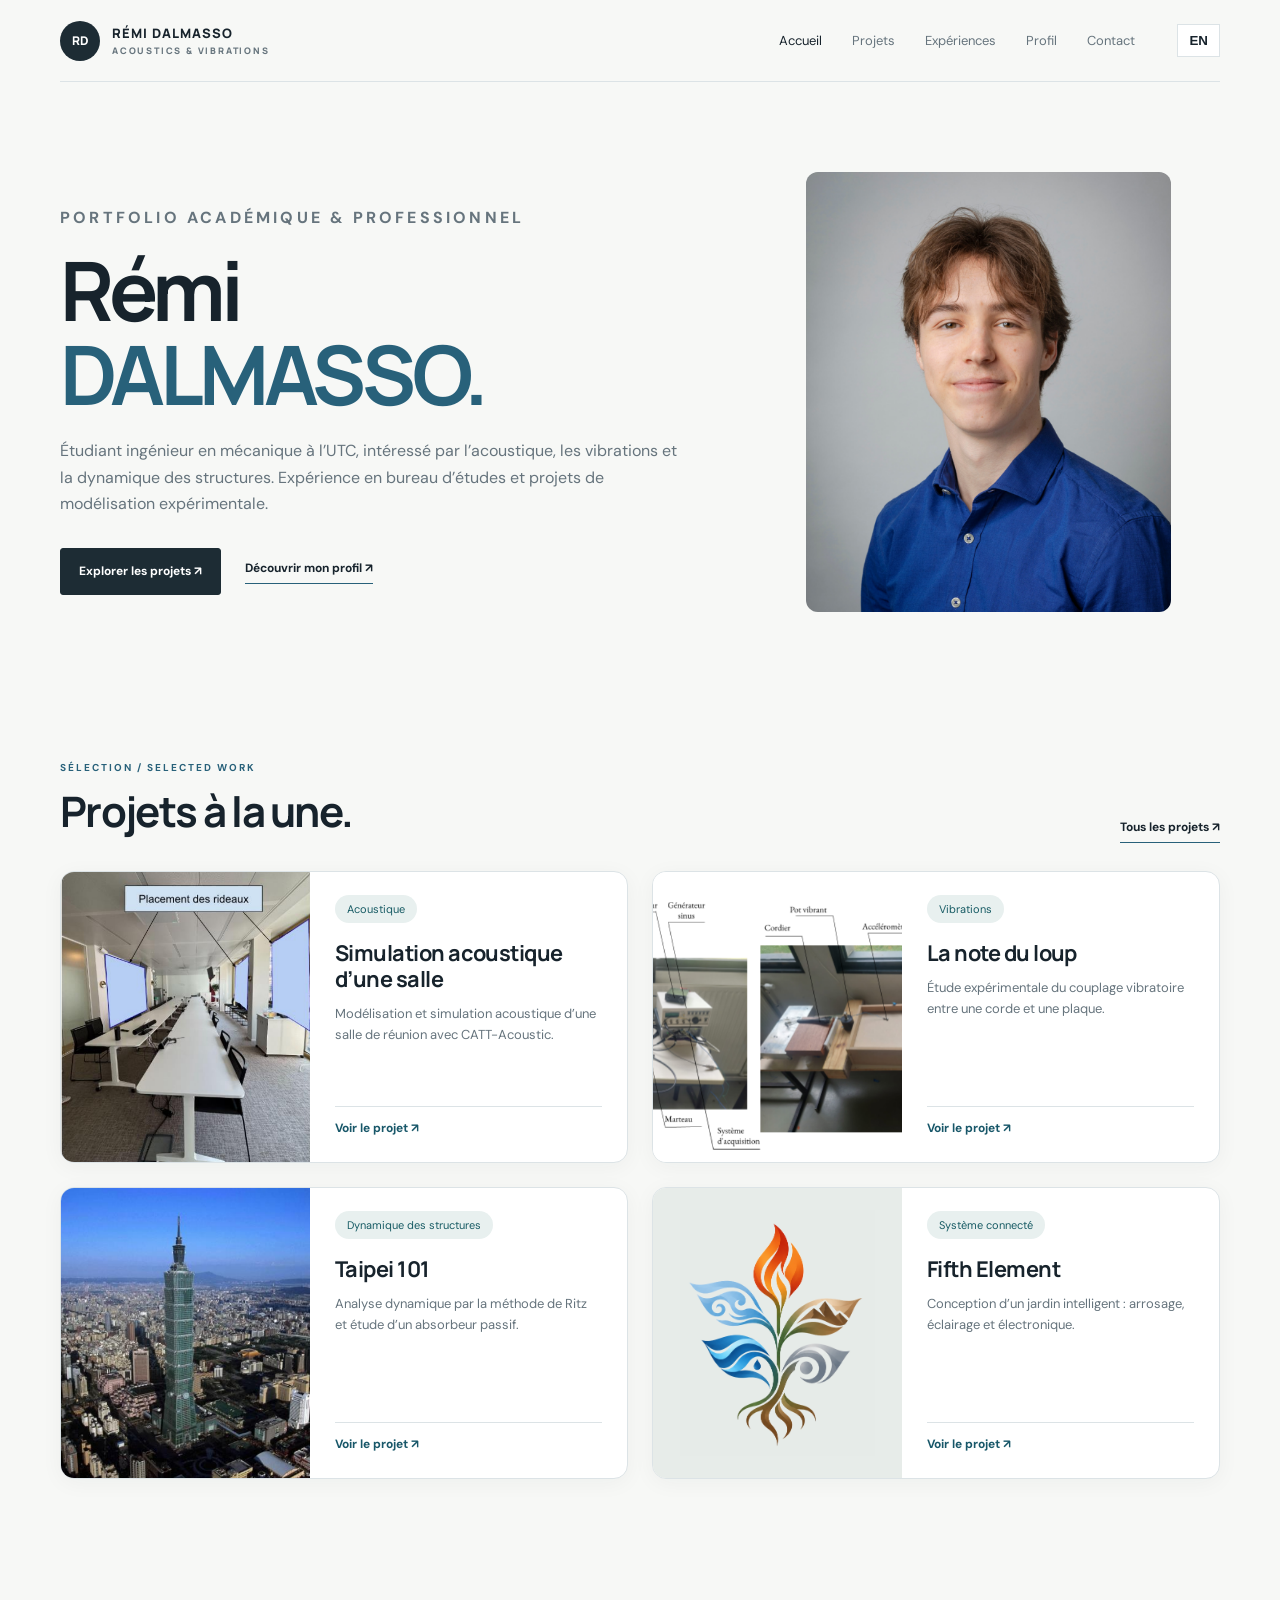
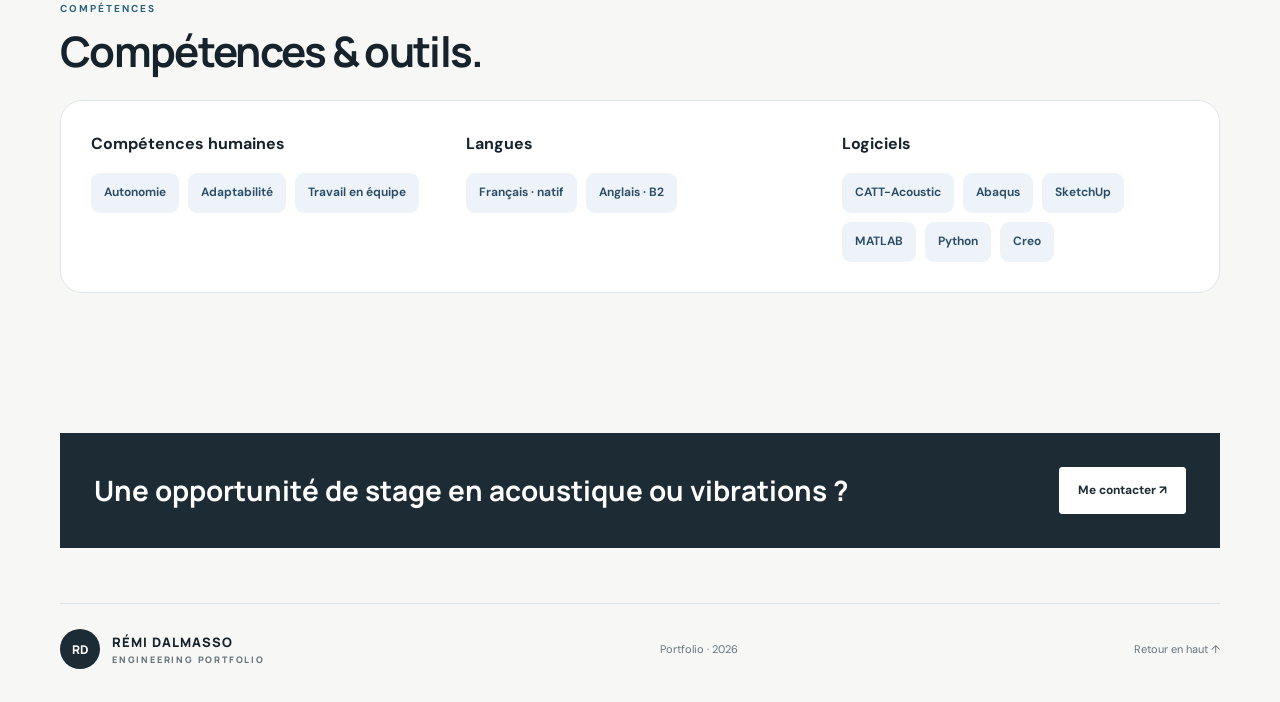
<file: index.html>
<!DOCTYPE html>

<html lang="fr"><head><meta charset="utf-8"/><meta content="width=device-width,initial-scale=1" name="viewport"/><meta content="Portfolio de Rémi Dalmasso, acoustique, vibrations et mécanique — UTC" name="description"/><title>Rémi Dalmasso — Portfolio</title><link href="css/style.css" rel="stylesheet"/><script defer="" src="js/main.js"></script></head><body><a class="skip-link" href="#contenu">Aller au contenu</a><header class="site-header"><a class="brand" href="index.html"><span class="brand-mark">RD</span><span class="brand-text">RÉMI DALMASSO<span>ACOUSTICS &amp; VIBRATIONS</span></span></a><button aria-expanded="false" aria-label="Menu" class="menu-toggle">☰</button><nav aria-label="Navigation principale" class="navigation"><a class="active" data-i18n="home" href="index.html">Accueil</a><a class="" data-i18n="projects" href="projets.html">Projets</a><a class="" data-i18n="experience" href="experiences.html">Expériences</a><a class="" data-i18n="profile" href="profil.html">Profil</a><a class="" data-i18n="contact" href="contact.html">Contact</a><button class="lang-switch" type="button">EN</button></nav></header><main id="contenu"><section class="hero section-shell"><div><p class="eyebrow">PORTFOLIO ACADÉMIQUE &amp; PROFESSIONNEL</p><h1>Rémi<br/><span class="accent">DALMASSO.</span></h1><p><span data-en="Mechanical engineering student at UTC, focused on acoustics, vibrations and structural dynamics. Experience in acoustic engineering and experimental modelling." data-fr="Étudiant ingénieur en mécanique à l’UTC, intéressé par l’acoustique, les vibrations et la dynamique des structures. Expérience en bureau d’études et projets de modélisation expérimentale.">Étudiant ingénieur en mécanique à l’UTC, intéressé par l’acoustique, les vibrations et la dynamique des structures. Expérience en bureau d’études et projets de modélisation expérimentale.</span></p><div class="hero-actions"><a class="button button-dark" data-i18n="explore" href="projets.html">Explorer les projets ↗</a><a class="text-link" href="profil.html"><span data-en="About me ↗" data-fr="Découvrir mon profil ↗">Découvrir mon profil ↗</span></a></div></div><div class="hero-image hero-portrait"><img alt="Portrait de Rémi Dalmasso" src="assets/images/portrait-remi.png"/></div></section><section class="section section-shell"><div class="section-head"><div><p class="eyebrow">SÉLECTION / SELECTED WORK</p><h2><span data-en="Featured projects." data-fr="Projets à la une.">Projets à la une.</span></h2></div><a class="text-link" data-i18n="all" href="projets.html">Tous les projets ↗</a></div><div class="project-grid featured-grid"><a class="project-card featured-card" data-category="acoustics simulation" href="projets/salle.html"><img alt="Simulation acoustique d’une salle" loading="lazy" src="assets/images/salle-4.png"/><div class="project-card-info"><div class="featured-copy"><span class="featured-label" data-en="Acoustics" data-fr="Acoustique">Acoustique</span><h3 data-en="Room acoustic simulation" data-fr="Simulation acoustique d’une salle">Simulation acoustique d’une salle</h3><p data-en="Acoustic modelling and simulation of a meeting room using CATT-Acoustic." data-fr="Modélisation et simulation acoustique d’une salle de réunion avec CATT-Acoustic.">Modélisation et simulation acoustique d’une salle de réunion avec CATT-Acoustic.</p><span class="featured-more" data-en="View project ↗" data-fr="Voir le projet ↗">Voir le projet ↗</span></div></div></a><a class="project-card featured-card" data-category="vibrations simulation" href="projets/loup.html"><img alt="Photographie d’un violoncelle — Metropolitan Museum of Art (CC0)" loading="lazy" onerror="this.onerror=null;this.src='assets/images/loup-custom-2.png';" referrerpolicy="no-referrer" src="https://commons.wikimedia.org/wiki/Special:FilePath/Violoncello_MET_DT7705.jpg?width=960"/><div class="project-card-info"><div class="featured-copy"><span class="featured-label" data-en="Vibrations" data-fr="Vibrations">Vibrations</span><h3 data-en="Wolf-tone research" data-fr="La note du loup">La note du loup</h3><p data-en="Experimental investigation of vibrational coupling between a string and a plate." data-fr="Étude expérimentale du couplage vibratoire entre une corde et une plaque.">Étude expérimentale du couplage vibratoire entre une corde et une plaque.</p><span class="featured-more" data-en="View project ↗" data-fr="Voir le projet ↗">Voir le projet ↗</span></div></div></a><a class="project-card featured-card" data-category="vibrations simulation" href="projets/mq19.html"><img alt="Taipei 101" loading="lazy" src="assets/images/mq19-custom-1.png"/><div class="project-card-info"><div class="featured-copy"><span class="featured-label" data-en="Structural dynamics" data-fr="Dynamique des structures">Dynamique des structures</span><h3 data-en="Taipei 101" data-fr="Taipei 101">Taipei 101</h3><p data-en="Dynamic analysis using the Ritz method and study of a passive vibration absorber." data-fr="Analyse dynamique par la méthode de Ritz et étude d’un absorbeur passif.">Analyse dynamique par la méthode de Ritz et étude d’un absorbeur passif.</p><span class="featured-more" data-en="View project ↗" data-fr="Voir le projet ↗">Voir le projet ↗</span></div></div></a><a class="project-card featured-card" data-category="innovation" href="projets/jardin.html"><img alt="Fifth Element" loading="lazy" src="assets/images/fifth-logo-original.png"/><div class="project-card-info"><div class="featured-copy"><span class="featured-label" data-en="Connected system" data-fr="Système connecté">Système connecté</span><h3 data-en="Fifth Element" data-fr="Fifth Element">Fifth Element</h3><p data-en="Smart indoor garden design: watering, lighting and electronics." data-fr="Conception d’un jardin intelligent : arrosage, éclairage et électronique.">Conception d’un jardin intelligent : arrosage, éclairage et électronique.</p><span class="featured-more" data-en="View project ↗" data-fr="Voir le projet ↗">Voir le projet ↗</span></div></div></a></div></section><section class="section section-shell portfolio-skills"><p class="eyebrow" data-en="SKILLS" data-fr="COMPÉTENCES">COMPÉTENCES</p><h2 data-en="Skills &amp; tools." data-fr="Compétences &amp; outils.">Compétences &amp; outils.</h2><div class="skills-three-col"><div class="skills-column"><h3 data-en="Soft skills" data-fr="Compétences humaines">Compétences humaines</h3><div class="skills-chip-list"><span class="skills-chip" data-en="Autonomy" data-fr="Autonomie">Autonomie</span><span class="skills-chip" data-en="Adaptability" data-fr="Adaptabilité">Adaptabilité</span><span class="skills-chip" data-en="Teamwork" data-fr="Travail en équipe">Travail en équipe</span></div></div><div class="skills-column"><h3 data-en="Languages" data-fr="Langues">Langues</h3><div class="skills-chip-list"><span class="skills-chip" data-en="French · native" data-fr="Français · natif">Français · natif</span><span class="skills-chip" data-en="English · B2" data-fr="Anglais · B2">Anglais · B2</span></div></div><div class="skills-column"><h3 data-en="Software" data-fr="Logiciels">Logiciels</h3><div class="skills-chip-list"><span class="skills-chip" data-en="CATT-Acoustic" data-fr="CATT-Acoustic">CATT-Acoustic</span><span class="skills-chip" data-en="Abaqus" data-fr="Abaqus">Abaqus</span><span class="skills-chip" data-en="SketchUp" data-fr="SketchUp">SketchUp</span><span class="skills-chip" data-en="MATLAB" data-fr="MATLAB">MATLAB</span><span class="skills-chip" data-en="Python" data-fr="Python">Python</span><span class="skills-chip" data-en="Creo" data-fr="Creo">Creo</span></div></div></div></section><section class="cta section-shell"><h2><span data-en="An internship opportunity in acoustics or vibrations?" data-fr="Une opportunité de stage en acoustique ou vibrations ?">Une opportunité de stage en acoustique ou vibrations ?</span></h2><a class="button button-light" data-i18n="contactme" href="contact.html">Me contacter ↗</a></section></main><footer class="site-footer section-shell"><a class="brand" href="index.html"><span class="brand-mark">RD</span><span class="brand-text">RÉMI DALMASSO<span>ENGINEERING PORTFOLIO</span></span></a><p>Portfolio · <span id="year">2026</span></p><a class="back-top" data-i18n="top" href="#contenu">Retour en haut ↑</a></footer></body></html>
</file>
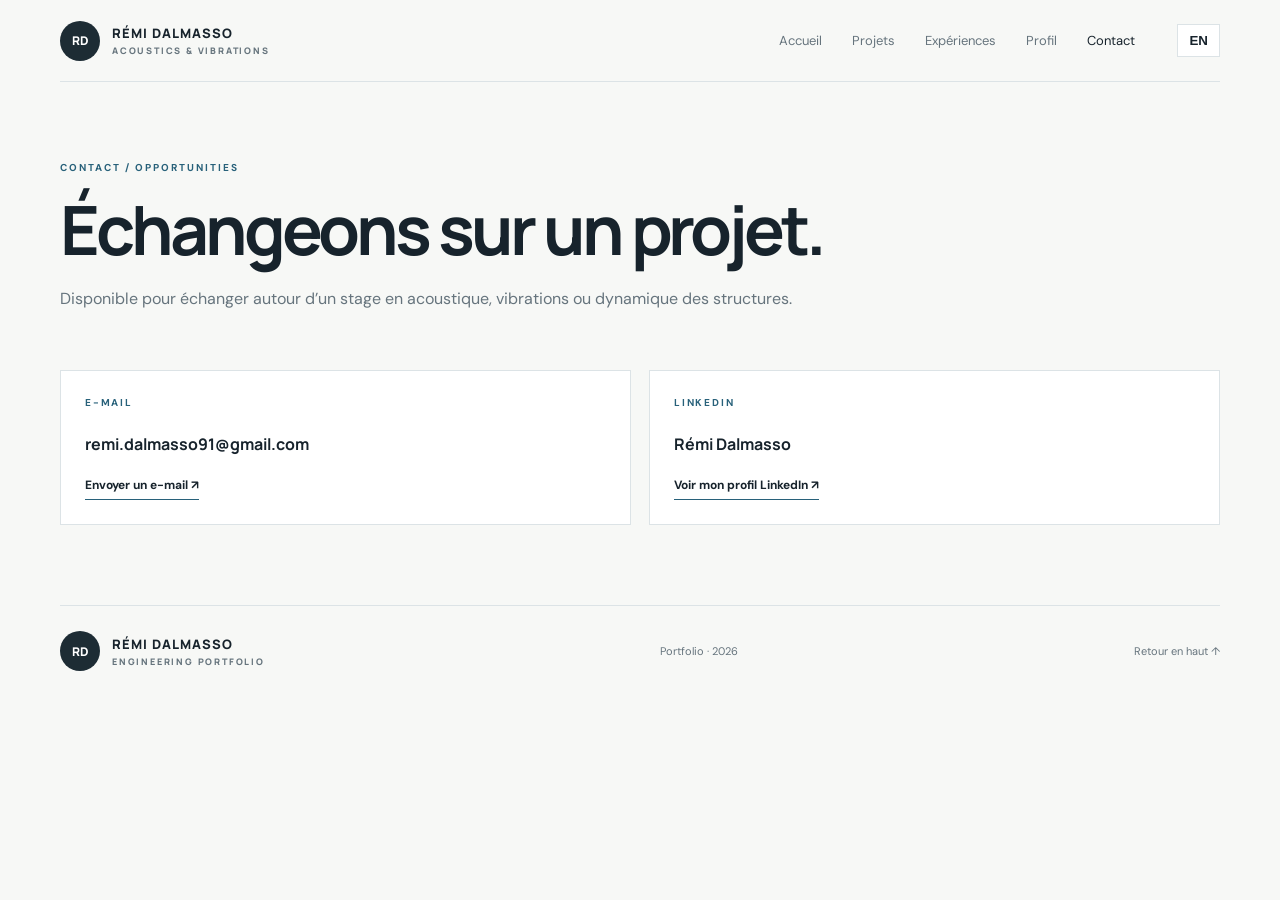
<file: contact.html>
<!DOCTYPE html>
<html lang="fr"><head><meta charset="utf-8"/><meta content="width=device-width,initial-scale=1" name="viewport"/><meta content="Portfolio de Rémi Dalmasso, acoustique, vibrations et mécanique — UTC" name="description"/><title>Rémi Dalmasso — Portfolio</title><link href="css/style.css" rel="stylesheet"/><script defer="" src="js/main.js"></script></head><body><a class="skip-link" href="#contenu">Aller au contenu</a><header class="site-header"><a class="brand" href="index.html"><span class="brand-mark">RD</span><span class="brand-text">RÉMI DALMASSO<span>ACOUSTICS &amp; VIBRATIONS</span></span></a><button aria-expanded="false" aria-label="Menu" class="menu-toggle">☰</button><nav aria-label="Navigation principale" class="navigation"><a class="" data-i18n="home" href="index.html">Accueil</a><a class="" data-i18n="projects" href="projets.html">Projets</a><a class="" data-i18n="experience" href="experiences.html">Expériences</a><a class="" data-i18n="profile" href="profil.html">Profil</a><a class="active" data-i18n="contact" href="contact.html">Contact</a><button class="lang-switch" type="button">EN</button></nav></header><main id="contenu"><section class="page-hero section-shell"><p class="eyebrow">CONTACT / OPPORTUNITIES</p><h1><span data-en="Let’s discuss a project." data-fr="Échangeons sur un projet.">Échangeons sur un projet.</span></h1><p><span data-en="Open to internship opportunities in acoustics, vibrations and structural dynamics." data-fr="Disponible pour échanger autour d’un stage en acoustique, vibrations ou dynamique des structures.">Disponible pour échanger autour d’un stage en acoustique, vibrations ou dynamique des structures.</span></p></section><section class="section-shell contact-cards-wrap"><div class="contact-cards"><div class="contact-card"><span class="contact-card-label">E-MAIL</span><strong><a href="mailto:remi.dalmasso91@gmail.com">remi.dalmasso91@gmail.com</a></strong><span class="contact-card-action"><a data-en="Send an email ↗" data-fr="Envoyer un e-mail ↗" href="mailto:remi.dalmasso91@gmail.com">Envoyer un e-mail ↗</a></span></div><div class="contact-card"><span class="contact-card-label">LINKEDIN</span><strong><a href="https://www.linkedin.com/in/r%C3%A9mi-dalmasso-13b549258/" rel="noopener noreferrer" target="_blank">Rémi Dalmasso</a></strong><span class="contact-card-action"><a data-en="View my LinkedIn profile ↗" data-fr="Voir mon profil LinkedIn ↗" href="https://www.linkedin.com/in/r%C3%A9mi-dalmasso-13b549258/" rel="noopener noreferrer" target="_blank">Voir mon profil LinkedIn ↗</a></span></div></div></section></main><footer class="site-footer section-shell"><a class="brand" href="index.html"><span class="brand-mark">RD</span><span class="brand-text">RÉMI DALMASSO<span>ENGINEERING PORTFOLIO</span></span></a><p>Portfolio · <span id="year">2026</span></p><a class="back-top" data-i18n="top" href="#contenu">Retour en haut ↑</a></footer></body></html>
</file>
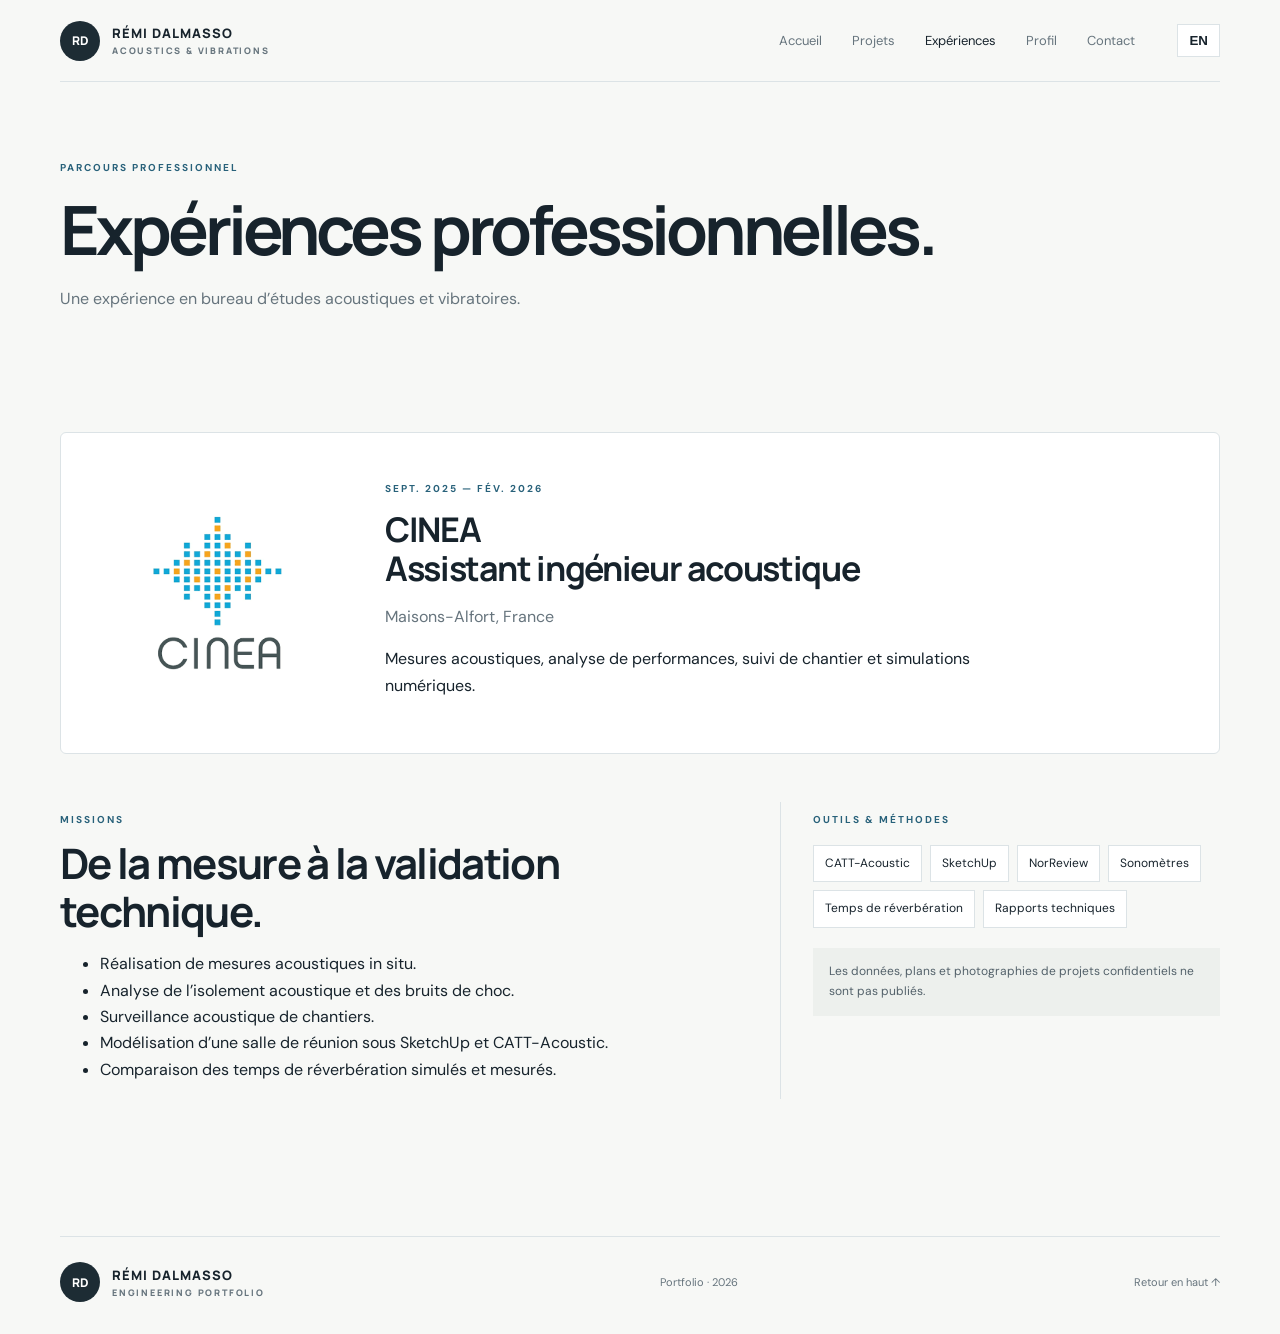
<file: experiences.html>
<!DOCTYPE html>

<html lang="fr"><head><meta charset="utf-8"/><meta content="width=device-width,initial-scale=1" name="viewport"/><meta content="Portfolio de Rémi Dalmasso, acoustique, vibrations et mécanique — UTC" name="description"/><title>Rémi Dalmasso — Portfolio</title><link href="css/style.css" rel="stylesheet"/><script defer="" src="js/main.js"></script></head><body><a class="skip-link" href="#contenu">Aller au contenu</a><header class="site-header"><a class="brand" href="index.html"><span class="brand-mark">RD</span><span class="brand-text">RÉMI DALMASSO<span>ACOUSTICS &amp; VIBRATIONS</span></span></a><button aria-expanded="false" aria-label="Menu" class="menu-toggle">☰</button><nav aria-label="Navigation principale" class="navigation"><a class="" data-i18n="home" href="index.html">Accueil</a><a class="" data-i18n="projects" href="projets.html">Projets</a><a class="active" data-i18n="experience" href="experiences.html">Expériences</a><a class="" data-i18n="profile" href="profil.html">Profil</a><a class="" data-i18n="contact" href="contact.html">Contact</a><button class="lang-switch" type="button">EN</button></nav></header><main id="contenu"><section class="page-hero section-shell"><p class="eyebrow" data-en="PROFESSIONAL EXPERIENCE" data-fr="PARCOURS PROFESSIONNEL">PARCOURS PROFESSIONNEL</p><h1><span data-en="Professional experience." data-fr="Expériences professionnelles.">Expériences professionnelles.</span></h1><p><span data-en="Experience in an acoustics and vibration engineering consultancy." data-fr="Une expérience en bureau d’études acoustiques et vibratoires.">Une expérience en bureau d’études acoustiques et vibratoires.</span></p></section><section class="section section-shell"><div class="experience-banner experience-refined"><img alt="Logo CINEA" class="cinea-logo" src="assets/images/logo-cinea.png"/><div><p class="eyebrow" data-en="SEP 2025 — FEB 2026" data-fr="SEPT. 2025 — FÉV. 2026">SEPT. 2025 — FÉV. 2026</p><h2>CINEA<br/><span data-en="Acoustic engineering intern" data-fr="Assistant ingénieur acoustique">Assistant ingénieur acoustique</span></h2><p class="muted">Maisons-Alfort, France</p><p><span data-en="Acoustic measurements, performance assessment, site monitoring and numerical simulations." data-fr="Mesures acoustiques, analyse de performances, suivi de chantier et simulations numériques.">Mesures acoustiques, analyse de performances, suivi de chantier et simulations numériques.</span></p></div></div><div class="profile-layout experience-details"><div><p class="eyebrow" data-en="RESPONSIBILITIES" data-fr="MISSIONS">MISSIONS</p><h2><span data-en="From measurements to technical validation." data-fr="De la mesure à la validation technique.">De la mesure à la validation technique.</span></h2><ul><li><span data-en="Performed on-site acoustic measurements." data-fr="Réalisation de mesures acoustiques in situ.">Réalisation de mesures acoustiques in situ.</span></li><li><span data-en="Analysed sound insulation and impact noise." data-fr="Analyse de l’isolement acoustique et des bruits de choc.">Analyse de l’isolement acoustique et des bruits de choc.</span></li><li><span data-en="Monitored construction noise." data-fr="Surveillance acoustique de chantiers.">Surveillance acoustique de chantiers.</span></li><li><span data-en="Modelled a meeting room using SketchUp and CATT-Acoustic." data-fr="Modélisation d’une salle de réunion sous SketchUp et CATT-Acoustic.">Modélisation d’une salle de réunion sous SketchUp et CATT-Acoustic.</span></li><li><span data-en="Compared measured and simulated reverberation times." data-fr="Comparaison des temps de réverbération simulés et mesurés.">Comparaison des temps de réverbération simulés et mesurés.</span></li></ul></div><aside><p class="eyebrow" data-en="TOOLS &amp; METHODS" data-fr="OUTILS &amp; MÉTHODES">OUTILS &amp; MÉTHODES</p><div class="skill-row"><span class="skill">CATT-Acoustic</span><span class="skill">SketchUp</span><span class="skill">NorReview</span><span class="skill" data-en="Sound level meters" data-fr="Sonomètres">Sonomètres</span><span class="skill" data-en="Reverberation time" data-fr="Temps de réverbération">Temps de réverbération</span><span class="skill" data-en="Technical reporting" data-fr="Rapports techniques">Rapports techniques</span></div><div class="notice"><span data-en="Confidential project data, drawings and photographs are not published." data-fr="Les données, plans et photographies de projets confidentiels ne sont pas publiés.">Les données, plans et photographies de projets confidentiels ne sont pas publiés.</span></div></aside></div></section></main><footer class="site-footer section-shell"><a class="brand" href="index.html"><span class="brand-mark">RD</span><span class="brand-text">RÉMI DALMASSO<span>ENGINEERING PORTFOLIO</span></span></a><p>Portfolio · <span id="year">2026</span></p><a class="back-top" data-i18n="top" href="#contenu">Retour en haut ↑</a></footer></body></html>
</file>
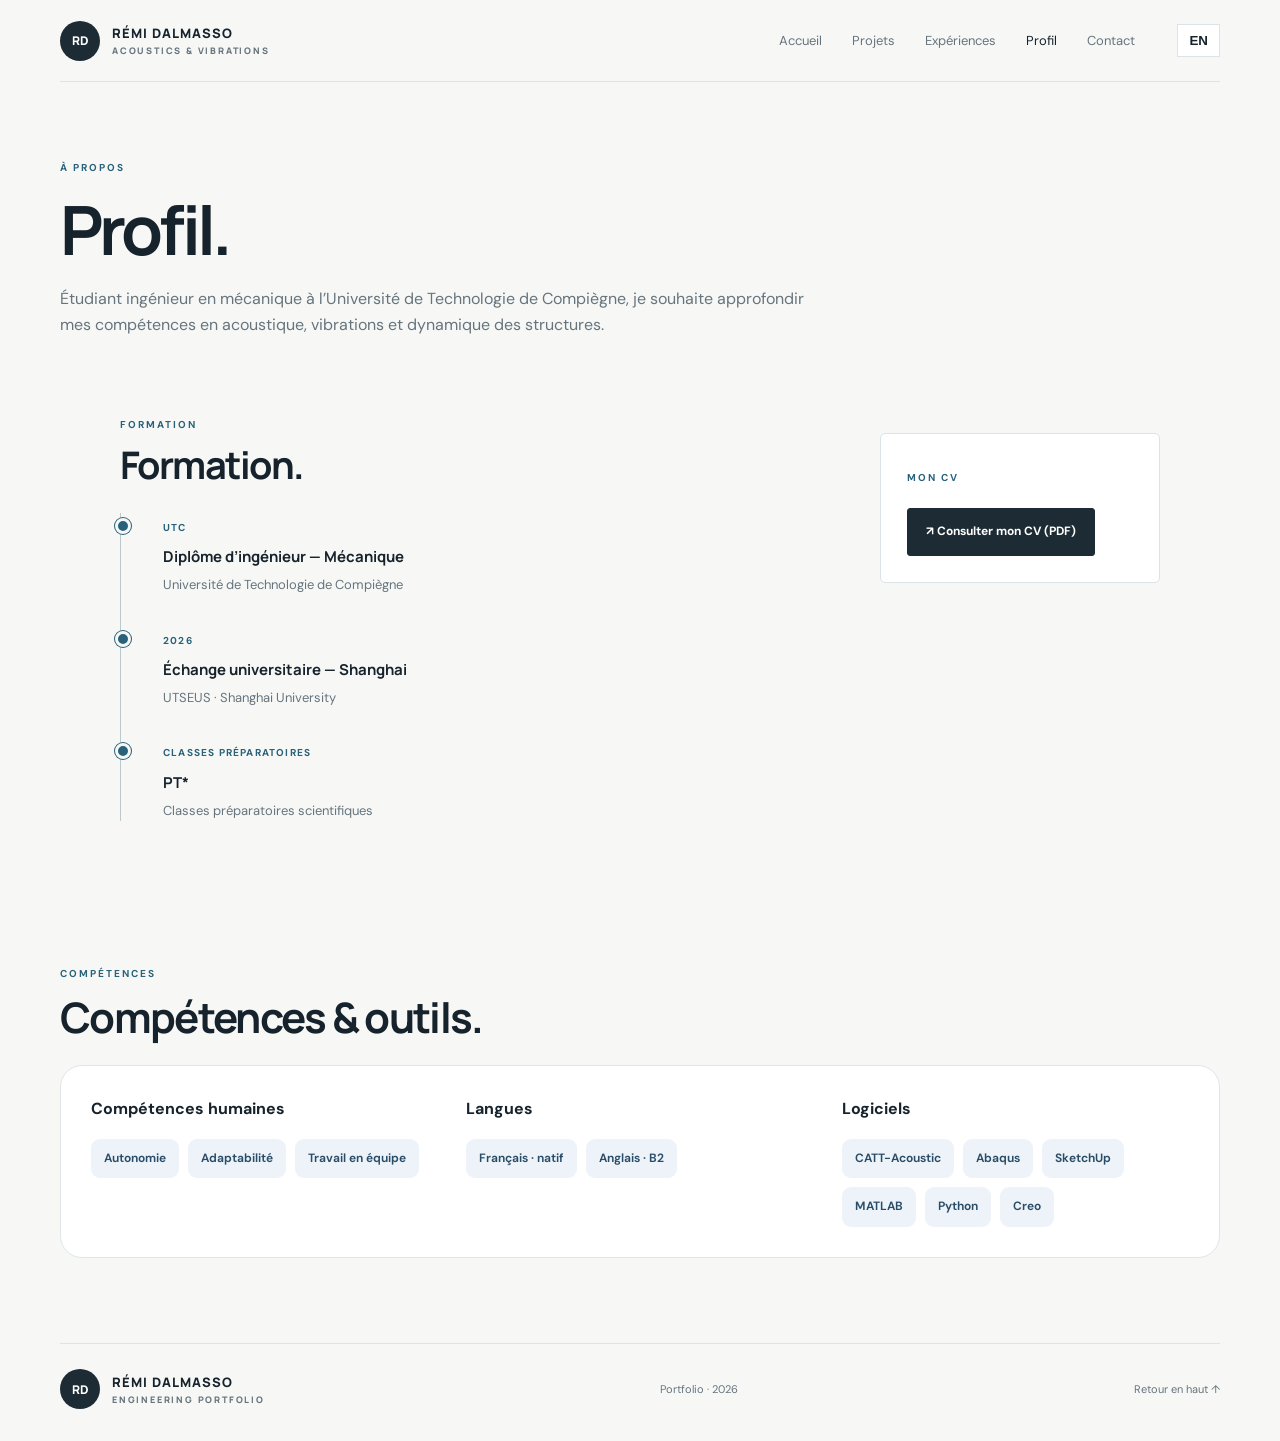
<file: profil.html>
<!DOCTYPE html>

<html lang="fr"><head><meta charset="utf-8"/><meta content="width=device-width,initial-scale=1" name="viewport"/><meta content="Portfolio de Rémi Dalmasso, acoustique, vibrations et mécanique — UTC" name="description"/><title>Rémi Dalmasso — Portfolio</title><link href="css/style.css" rel="stylesheet"/><script defer="" src="js/main.js"></script></head><body><a class="skip-link" href="#contenu">Aller au contenu</a><header class="site-header"><a class="brand" href="index.html"><span class="brand-mark">RD</span><span class="brand-text">RÉMI DALMASSO<span>ACOUSTICS &amp; VIBRATIONS</span></span></a><button aria-expanded="false" aria-label="Menu" class="menu-toggle">☰</button><nav aria-label="Navigation principale" class="navigation"><a class="" data-i18n="home" href="index.html">Accueil</a><a class="" data-i18n="projects" href="projets.html">Projets</a><a class="" data-i18n="experience" href="experiences.html">Expériences</a><a class="active" data-i18n="profile" href="profil.html">Profil</a><a class="" data-i18n="contact" href="contact.html">Contact</a><button class="lang-switch" type="button">EN</button></nav></header><main id="contenu"><section class="page-hero section-shell profile-intro"><p class="eyebrow" data-en="ABOUT" data-fr="À PROPOS">À PROPOS</p><h1><span data-en="About." data-fr="Profil.">Profil.</span></h1><p><span data-en="Mechanical engineering student at the University of Technology of Compiègne, seeking to develop expertise in acoustics, vibrations and structural dynamics." data-fr="Étudiant ingénieur en mécanique à l’Université de Technologie de Compiègne, je souhaite approfondir mes compétences en acoustique, vibrations et dynamique des structures.">Étudiant ingénieur en mécanique à l’Université de Technologie de Compiègne, je souhaite approfondir mes compétences en acoustique, vibrations et dynamique des structures.</span></p></section><section class="profile-columns profile-columns-single section-shell profile-refined"><div><p class="eyebrow" data-en="EDUCATION" data-fr="FORMATION">FORMATION</p><h2><span data-en="Education." data-fr="Formation.">Formation.</span></h2><ol class="timeline"><li class="timeline-item"><span class="timeline-date">UTC</span><h3><span data-en="Engineering degree — Mechanical Engineering" data-fr="Diplôme d’ingénieur — Mécanique">Diplôme d’ingénieur — Mécanique</span></h3><p>Université de Technologie de Compiègne</p></li><li class="timeline-item"><span class="timeline-date">2026</span><h3><span data-en="Academic exchange — Shanghai" data-fr="Échange universitaire — Shanghai">Échange universitaire — Shanghai</span></h3><p>UTSEUS · Shanghai University</p></li><li class="timeline-item"><span class="timeline-date" data-en="PREPARATORY CLASSES" data-fr="CLASSES PRÉPARATOIRES">CLASSES PRÉPARATOIRES</span><h3>PT*</h3><p><span data-en="French scientific preparatory classes" data-fr="Classes préparatoires scientifiques">Classes préparatoires scientifiques</span></p></li></ol></div><div class="profile-cv-link"><p class="eyebrow" data-en="CURRICULUM VITAE" data-fr="MON CV">MON CV</p><a class="button button-dark" data-en="↗ View my résumé (PDF)" data-fr="↗ Consulter mon CV (PDF)" href="assets/documents/cv-remi-dalmasso.pdf" rel="noopener noreferrer" target="_blank">↗ Consulter mon CV (PDF)</a></div></section><section class="section section-shell portfolio-skills"><p class="eyebrow" data-en="SKILLS" data-fr="COMPÉTENCES">COMPÉTENCES</p><h2 data-en="Skills &amp; tools." data-fr="Compétences &amp; outils.">Compétences &amp; outils.</h2><div class="skills-three-col"><div class="skills-column"><h3 data-en="Soft skills" data-fr="Compétences humaines">Compétences humaines</h3><div class="skills-chip-list"><span class="skills-chip" data-en="Autonomy" data-fr="Autonomie">Autonomie</span><span class="skills-chip" data-en="Adaptability" data-fr="Adaptabilité">Adaptabilité</span><span class="skills-chip" data-en="Teamwork" data-fr="Travail en équipe">Travail en équipe</span></div></div><div class="skills-column"><h3 data-en="Languages" data-fr="Langues">Langues</h3><div class="skills-chip-list"><span class="skills-chip" data-en="French · native" data-fr="Français · natif">Français · natif</span><span class="skills-chip" data-en="English · B2" data-fr="Anglais · B2">Anglais · B2</span></div></div><div class="skills-column"><h3 data-en="Software" data-fr="Logiciels">Logiciels</h3><div class="skills-chip-list"><span class="skills-chip" data-en="CATT-Acoustic" data-fr="CATT-Acoustic">CATT-Acoustic</span><span class="skills-chip" data-en="Abaqus" data-fr="Abaqus">Abaqus</span><span class="skills-chip" data-en="SketchUp" data-fr="SketchUp">SketchUp</span><span class="skills-chip" data-en="MATLAB" data-fr="MATLAB">MATLAB</span><span class="skills-chip" data-en="Python" data-fr="Python">Python</span><span class="skills-chip" data-en="Creo" data-fr="Creo">Creo</span></div></div></div></section></main><footer class="site-footer section-shell"><a class="brand" href="index.html"><span class="brand-mark">RD</span><span class="brand-text">RÉMI DALMASSO<span>ENGINEERING PORTFOLIO</span></span></a><p>Portfolio · <span id="year">2026</span></p><a class="back-top" data-i18n="top" href="#contenu">Retour en haut ↑</a></footer></body></html>
</file>
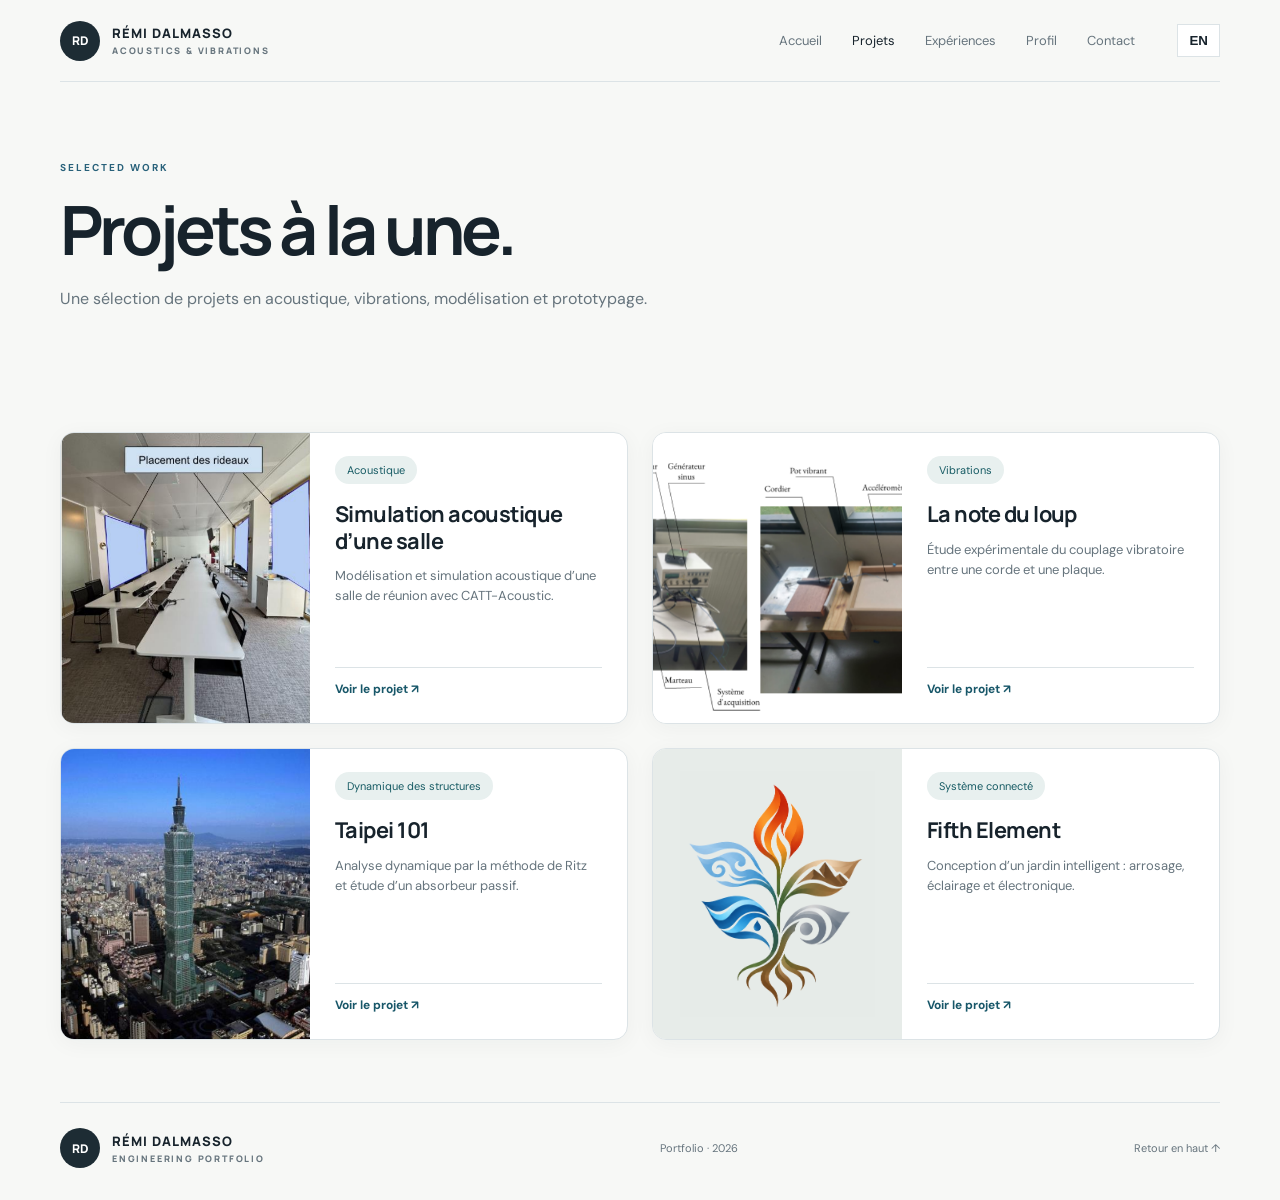
<file: projets.html>
<!DOCTYPE html>

<html lang="fr"><head><meta charset="utf-8"/><meta content="width=device-width,initial-scale=1" name="viewport"/><meta content="Portfolio de Rémi Dalmasso, acoustique, vibrations et mécanique — UTC" name="description"/><title>Rémi Dalmasso — Portfolio</title><link href="css/style.css" rel="stylesheet"/><script defer="" src="js/main.js"></script></head><body><a class="skip-link" href="#contenu">Aller au contenu</a><header class="site-header"><a class="brand" href="index.html"><span class="brand-mark">RD</span><span class="brand-text">RÉMI DALMASSO<span>ACOUSTICS &amp; VIBRATIONS</span></span></a><button aria-expanded="false" aria-label="Menu" class="menu-toggle">☰</button><nav aria-label="Navigation principale" class="navigation"><a class="" data-i18n="home" href="index.html">Accueil</a><a class="active" data-i18n="projects" href="projets.html">Projets</a><a class="" data-i18n="experience" href="experiences.html">Expériences</a><a class="" data-i18n="profile" href="profil.html">Profil</a><a class="" data-i18n="contact" href="contact.html">Contact</a><button class="lang-switch" type="button">EN</button></nav></header><main id="contenu"><section class="page-hero section-shell"><p class="eyebrow">SELECTED WORK</p><h1><span data-en="Featured projects." data-fr="Projets à la une.">Projets à la une.</span></h1><p><span data-en="Selected projects in acoustics, vibrations, modelling and prototyping." data-fr="Une sélection de projets en acoustique, vibrations, modélisation et prototypage.">Une sélection de projets en acoustique, vibrations, modélisation et prototypage.</span></p></section><section class="section section-shell"><div class="project-grid featured-grid"><a class="project-card featured-card" data-category="acoustics simulation" href="projets/salle.html"><img alt="Simulation acoustique d’une salle" loading="lazy" src="assets/images/salle-4.png"/><div class="project-card-info"><div class="featured-copy"><span class="featured-label" data-en="Acoustics" data-fr="Acoustique">Acoustique</span><h3 data-en="Room acoustic simulation" data-fr="Simulation acoustique d’une salle">Simulation acoustique d’une salle</h3><p data-en="Acoustic modelling and simulation of a meeting room using CATT-Acoustic." data-fr="Modélisation et simulation acoustique d’une salle de réunion avec CATT-Acoustic.">Modélisation et simulation acoustique d’une salle de réunion avec CATT-Acoustic.</p><span class="featured-more" data-en="View project ↗" data-fr="Voir le projet ↗">Voir le projet ↗</span></div></div></a><a class="project-card featured-card" data-category="vibrations simulation" href="projets/loup.html"><img alt="Photographie d’un violoncelle — Metropolitan Museum of Art (CC0)" loading="lazy" onerror="this.onerror=null;this.src='assets/images/loup-custom-2.png';" referrerpolicy="no-referrer" src="https://commons.wikimedia.org/wiki/Special:FilePath/Violoncello_MET_DT7705.jpg?width=960"/><div class="project-card-info"><div class="featured-copy"><span class="featured-label" data-en="Vibrations" data-fr="Vibrations">Vibrations</span><h3 data-en="Wolf-tone research" data-fr="La note du loup">La note du loup</h3><p data-en="Experimental investigation of vibrational coupling between a string and a plate." data-fr="Étude expérimentale du couplage vibratoire entre une corde et une plaque.">Étude expérimentale du couplage vibratoire entre une corde et une plaque.</p><span class="featured-more" data-en="View project ↗" data-fr="Voir le projet ↗">Voir le projet ↗</span></div></div></a><a class="project-card featured-card" data-category="vibrations simulation" href="projets/mq19.html"><img alt="Taipei 101" loading="lazy" src="assets/images/mq19-custom-1.png"/><div class="project-card-info"><div class="featured-copy"><span class="featured-label" data-en="Structural dynamics" data-fr="Dynamique des structures">Dynamique des structures</span><h3 data-en="Taipei 101" data-fr="Taipei 101">Taipei 101</h3><p data-en="Dynamic analysis using the Ritz method and study of a passive vibration absorber." data-fr="Analyse dynamique par la méthode de Ritz et étude d’un absorbeur passif.">Analyse dynamique par la méthode de Ritz et étude d’un absorbeur passif.</p><span class="featured-more" data-en="View project ↗" data-fr="Voir le projet ↗">Voir le projet ↗</span></div></div></a><a class="project-card featured-card" data-category="innovation" href="projets/jardin.html"><img alt="Fifth Element" loading="lazy" src="assets/images/fifth-logo-original.png"/><div class="project-card-info"><div class="featured-copy"><span class="featured-label" data-en="Connected system" data-fr="Système connecté">Système connecté</span><h3 data-en="Fifth Element" data-fr="Fifth Element">Fifth Element</h3><p data-en="Smart indoor garden design: watering, lighting and electronics." data-fr="Conception d’un jardin intelligent : arrosage, éclairage et électronique.">Conception d’un jardin intelligent : arrosage, éclairage et électronique.</p><span class="featured-more" data-en="View project ↗" data-fr="Voir le projet ↗">Voir le projet ↗</span></div></div></a></div></section></main><footer class="site-footer section-shell"><a class="brand" href="index.html"><span class="brand-mark">RD</span><span class="brand-text">RÉMI DALMASSO<span>ENGINEERING PORTFOLIO</span></span></a><p>Portfolio · <span id="year">2026</span></p><a class="back-top" data-i18n="top" href="#contenu">Retour en haut ↑</a></footer></body></html>
</file>
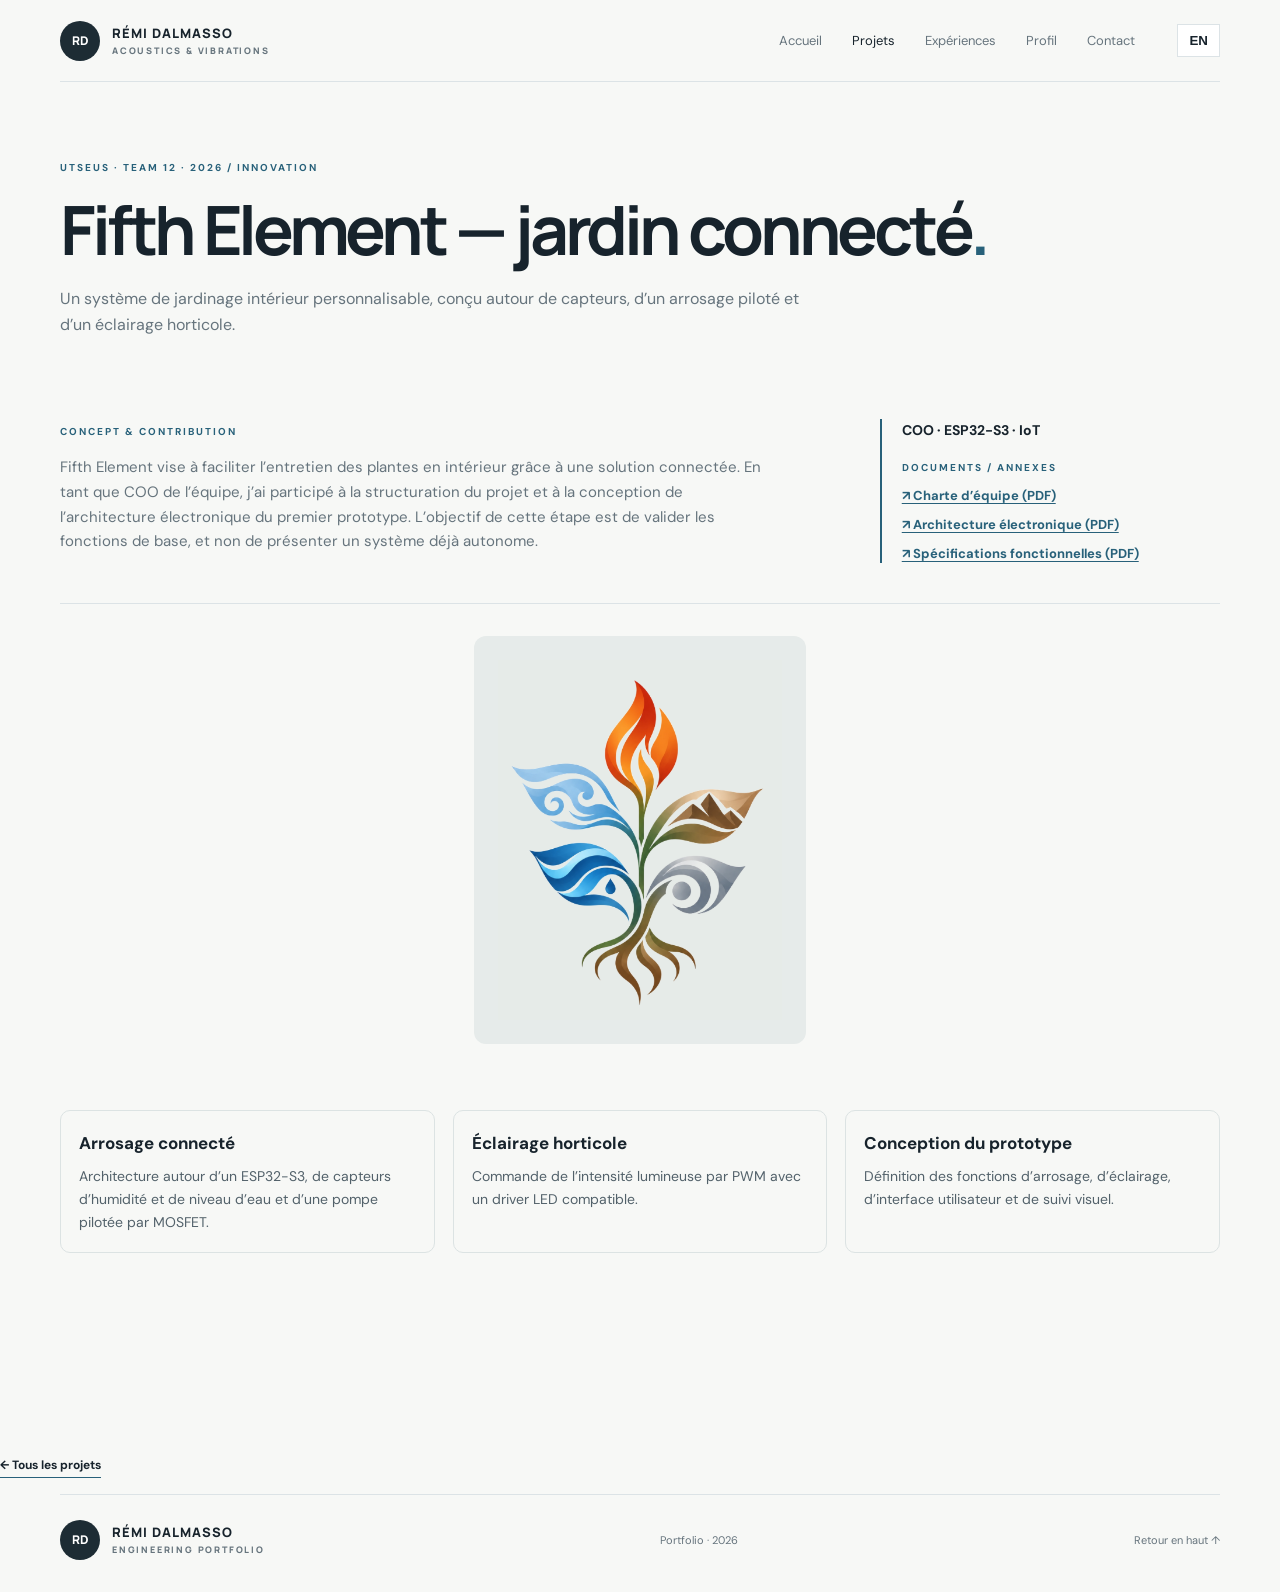
<file: projets/jardin.html>
<!DOCTYPE html>

<html lang="fr"><head><meta charset="utf-8"/><meta content="width=device-width,initial-scale=1" name="viewport"/><meta content="Portfolio de Rémi Dalmasso, acoustique, vibrations et mécanique — UTC" name="description"/><title>Rémi Dalmasso — Portfolio</title><link href="../css/style.css" rel="stylesheet"/><script defer="" src="../js/main.js"></script></head><body><a class="skip-link" href="#contenu">Aller au contenu</a><header class="site-header"><a class="brand" href="../index.html"><span class="brand-mark">RD</span><span class="brand-text">RÉMI DALMASSO<span>ACOUSTICS &amp; VIBRATIONS</span></span></a><button aria-expanded="false" aria-label="Menu" class="menu-toggle">☰</button><nav aria-label="Navigation principale" class="navigation"><a class="" data-i18n="home" href="../index.html">Accueil</a><a class="active" data-i18n="projects" href="../projets.html">Projets</a><a class="" data-i18n="experience" href="../experiences.html">Expériences</a><a class="" data-i18n="profile" href="../profil.html">Profil</a><a class="" data-i18n="contact" href="../contact.html">Contact</a><button class="lang-switch" type="button">EN</button></nav></header><main id="contenu"><section class="page-hero section-shell compact-hero"><p class="eyebrow">UTSEUS · TEAM 12 · 2026 / INNOVATION</p><h1><span data-en="Fifth Element — smart garden" data-fr="Fifth Element — jardin connecté">Fifth Element — jardin connecté</span><span class="accent">.</span></h1><p><span data-en="A customizable indoor gardening system built around sensors, controlled irrigation and horticultural lighting." data-fr="Un système de jardinage intérieur personnalisable, conçu autour de capteurs, d’un arrosage piloté et d’un éclairage horticole.">Un système de jardinage intérieur personnalisable, conçu autour de capteurs, d’un arrosage piloté et d’un éclairage horticole.</span></p></section><section class="section-shell short-project"><div class="project-summary"><div><p class="eyebrow" data-en="CONCEPT &amp; CONTRIBUTION" data-fr="CONCEPT &amp; CONTRIBUTION">CONCEPT &amp; CONTRIBUTION</p><p data-en="Fifth Element aims to make indoor plant care easier through a connected solution. As the team's COO, I contributed to project organization and the first prototype's electronic architecture. This stage focuses on core functions, rather than claiming a fully autonomous system." data-fr="Fifth Element vise à faciliter l’entretien des plantes en intérieur grâce à une solution connectée. En tant que COO de l’équipe, j’ai participé à la structuration du projet et à la conception de l’architecture électronique du premier prototype. L’objectif de cette étape est de valider les fonctions de base, et non de présenter un système déjà autonome.">Fifth Element vise à faciliter l’entretien des plantes en intérieur grâce à une solution connectée. En tant que COO de l’équipe, j’ai participé à la structuration du projet et à la conception de l’architecture électronique du premier prototype. L’objectif de cette étape est de valider les fonctions de base, et non de présenter un système déjà autonome.</p></div><div class="project-stat">COO · ESP32-S3 · IoT<div class="wolf-quick-links"><p class="eyebrow" data-en="DOCUMENTS / APPENDICES" data-fr="DOCUMENTS / ANNEXES">DOCUMENTS / ANNEXES</p><a data-en="↗ Team charter (PDF)" data-fr="↗ Charte d’équipe (PDF)" href="../assets/documents/fifth-charte.pdf" rel="noopener" target="_blank">↗ Charte d’équipe (PDF)</a><a data-en="↗ Electronic architecture (PDF)" data-fr="↗ Architecture électronique (PDF)" href="../assets/documents/fifth-electronique.pdf" rel="noopener" target="_blank">↗ Architecture électronique (PDF)</a><a data-en="↗ Functional specifications (PDF)" data-fr="↗ Spécifications fonctionnelles (PDF)" href="../assets/documents/fifth-specifications.pdf" rel="noopener" target="_blank">↗ Spécifications fonctionnelles (PDF)</a></div></div></div><div class="wolf-story"><figure class="fifth-single-logo"><img alt="Logo Fifth Element" loading="eager" src="../assets/images/fifth-logo-original.png"/></figure><div class="fifth-short-copy"><div class="fifth-mini-block"><h2 data-en="Connected watering" data-fr="Arrosage connecté">Arrosage connecté</h2><p data-en="Architecture built around an ESP32-S3, moisture and water-level sensors, and a MOSFET-controlled pump." data-fr="Architecture autour d’un ESP32-S3, de capteurs d’humidité et de niveau d’eau et d’une pompe pilotée par MOSFET.">Architecture autour d’un ESP32-S3, de capteurs d’humidité et de niveau d’eau et d’une pompe pilotée par MOSFET.</p></div><div class="fifth-mini-block"><h2 data-en="Horticultural lighting" data-fr="Éclairage horticole">Éclairage horticole</h2><p data-en="PWM light-intensity control using a compatible LED driver." data-fr="Commande de l’intensité lumineuse par PWM avec un driver LED compatible.">Commande de l’intensité lumineuse par PWM avec un driver LED compatible.</p></div><div class="fifth-mini-block"><h2 data-en="Prototype design" data-fr="Conception du prototype">Conception du prototype</h2><p data-en="Definition of watering, lighting, user interface and visual monitoring functions." data-fr="Définition des fonctions d’arrosage, d’éclairage, d’interface utilisateur et de suivi visuel.">Définition des fonctions d’arrosage, d’éclairage, d’interface utilisateur et de suivi visuel.</p></div></div></div></section><p class="project-back"><a class="text-link" data-en="← All projects" data-fr="← Tous les projets" href="../projets.html">← Tous les projets</a></p></main><footer class="site-footer section-shell"><a class="brand" href="../index.html"><span class="brand-mark">RD</span><span class="brand-text">RÉMI DALMASSO<span>ENGINEERING PORTFOLIO</span></span></a><p>Portfolio · <span id="year">2026</span></p><a class="back-top" data-i18n="top" href="#contenu">Retour en haut ↑</a></footer></body></html>
</file>
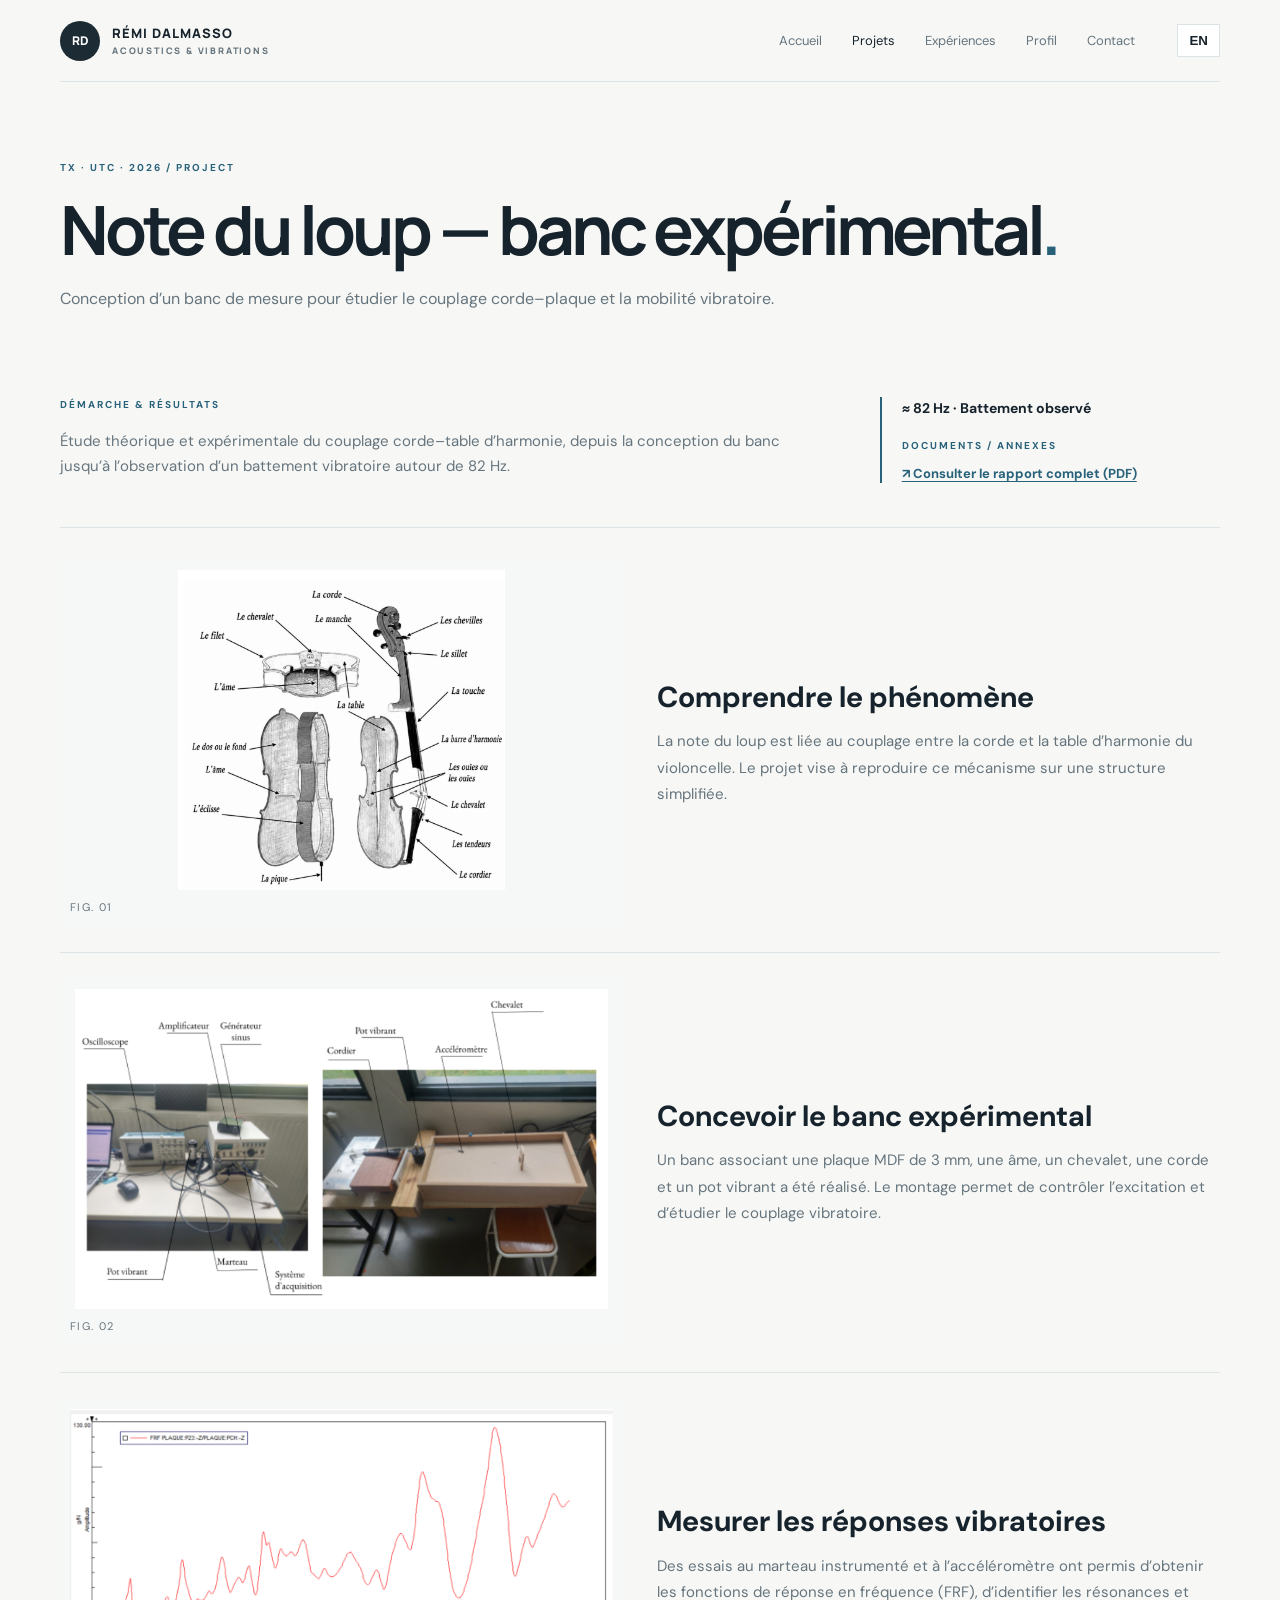
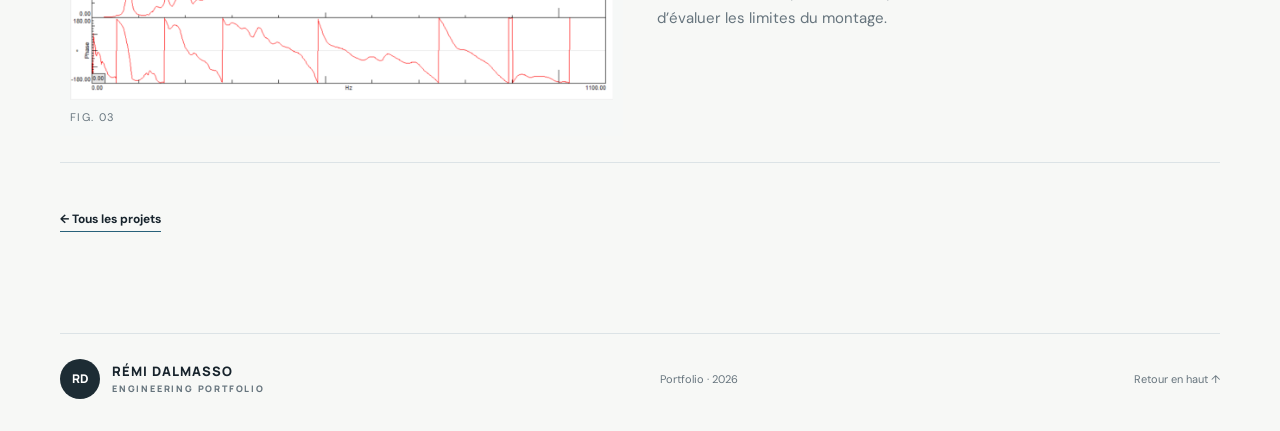
<file: projets/loup.html>
<!DOCTYPE html>
<html lang="fr"><head><meta charset="utf-8"/><meta content="width=device-width,initial-scale=1" name="viewport"/><meta content="Portfolio de Rémi Dalmasso, acoustique, vibrations et mécanique — UTC" name="description"/><title>Rémi Dalmasso — Portfolio</title><link href="../css/style.css" rel="stylesheet"/><script defer="" src="../js/main.js"></script></head><body><a class="skip-link" href="#contenu">Aller au contenu</a><header class="site-header"><a class="brand" href="../index.html"><span class="brand-mark">RD</span><span class="brand-text">RÉMI DALMASSO<span>ACOUSTICS &amp; VIBRATIONS</span></span></a><button aria-expanded="false" aria-label="Menu" class="menu-toggle">☰</button><nav aria-label="Navigation principale" class="navigation"><a class="" data-i18n="home" href="../index.html">Accueil</a><a class="active" data-i18n="projects" href="../projets.html">Projets</a><a class="" data-i18n="experience" href="../experiences.html">Expériences</a><a class="" data-i18n="profile" href="../profil.html">Profil</a><a class="" data-i18n="contact" href="../contact.html">Contact</a><button class="lang-switch" type="button">EN</button></nav></header><main id="contenu"><section class="page-hero section-shell compact-hero"><p class="eyebrow">TX · UTC · 2026 / PROJECT</p><h1><span data-en="Wolf tone — experimental test bench" data-fr="Note du loup — banc expérimental">Note du loup — banc expérimental</span><span class="accent">.</span></h1><p><span data-en="Designed a test bench to investigate string–plate coupling and vibrational mobility." data-fr="Conception d’un banc de mesure pour étudier le couplage corde–plaque et la mobilité vibratoire.">Conception d’un banc de mesure pour étudier le couplage corde–plaque et la mobilité vibratoire.</span></p></section><section class="section-shell short-project"><div class="project-summary"><div><p class="eyebrow" data-en="APPROACH &amp; RESULTS" data-fr="DÉMARCHE &amp; RÉSULTATS">DÉMARCHE &amp; RÉSULTATS</p><p data-en="Theoretical and experimental investigation of string–body coupling, from test-bench design to observation of vibrational beating around 82 Hz." data-fr="Étude théorique et expérimentale du couplage corde–table d’harmonie, depuis la conception du banc jusqu’à l’observation d’un battement vibratoire autour de 82 Hz.">Étude théorique et expérimentale du couplage corde–table d’harmonie, depuis la conception du banc jusqu’à l’observation d’un battement vibratoire autour de 82 Hz.</p></div><div class="project-stat">≈ 82 Hz · <span data-en="Observed beating" data-fr="Battement observé">Battement observé</span><div class="wolf-quick-links"><p class="eyebrow" data-en="DOCUMENTS / APPENDICES" data-fr="DOCUMENTS / ANNEXES">DOCUMENTS / ANNEXES</p><a data-en="↗ View full report (PDF)" data-fr="↗ Consulter le rapport complet (PDF)" href="../assets/rapport-note-du-loup.pdf" rel="noopener noreferrer" target="_blank">↗ Consulter le rapport complet (PDF)</a></div></div></div><div class="wolf-story"><article class="wolf-story-row"><figure class="wolf-story-figure"><img alt="Comprendre le phénomène" loading="lazy" src="../assets/images/loup-custom-1.png"/><figcaption>FIG. 01</figcaption></figure><div class="wolf-story-copy"><h2 data-en="Understanding the phenomenon" data-fr="Comprendre le phénomène">Comprendre le phénomène</h2><p data-en="The wolf tone results from coupling between the string and the cello body. The project aims to reproduce this mechanism using a simplified structure." data-fr="La note du loup est liée au couplage entre la corde et la table d’harmonie du violoncelle. Le projet vise à reproduire ce mécanisme sur une structure simplifiée.">La note du loup est liée au couplage entre la corde et la table d’harmonie du violoncelle. Le projet vise à reproduire ce mécanisme sur une structure simplifiée.</p></div></article><article class="wolf-story-row"><figure class="wolf-story-figure"><img alt="Concevoir le banc expérimental" loading="lazy" src="../assets/images/loup-custom-2.png"/><figcaption>FIG. 02</figcaption></figure><div class="wolf-story-copy"><h2 data-en="Building the test bench" data-fr="Concevoir le banc expérimental">Concevoir le banc expérimental</h2><p data-en="We built a test bench combining a 3 mm MDF plate, soundpost, bridge, string and vibration shaker to study the coupling under controlled excitation." data-fr="Un banc associant une plaque MDF de 3 mm, une âme, un chevalet, une corde et un pot vibrant a été réalisé. Le montage permet de contrôler l’excitation et d’étudier le couplage vibratoire.">Un banc associant une plaque MDF de 3 mm, une âme, un chevalet, une corde et un pot vibrant a été réalisé. Le montage permet de contrôler l’excitation et d’étudier le couplage vibratoire.</p></div></article><article class="wolf-story-row"><figure class="wolf-story-figure"><img alt="Mesurer les réponses vibratoires" loading="lazy" src="../assets/images/loup-custom-3.png"/><figcaption>FIG. 03</figcaption></figure><div class="wolf-story-copy"><h2 data-en="Measuring vibrational responses" data-fr="Mesurer les réponses vibratoires">Mesurer les réponses vibratoires</h2><p data-en="Impact-hammer and accelerometer measurements produced frequency response functions (FRFs), enabling resonance identification and assessment of the setup's limitations." data-fr="Des essais au marteau instrumenté et à l’accéléromètre ont permis d’obtenir les fonctions de réponse en fréquence (FRF), d’identifier les résonances et d’évaluer les limites du montage.">Des essais au marteau instrumenté et à l’accéléromètre ont permis d’obtenir les fonctions de réponse en fréquence (FRF), d’identifier les résonances et d’évaluer les limites du montage.</p></div></article></div><p class="project-back"><a class="text-link" data-en="← All projects" data-fr="← Tous les projets" href="../projets.html">← Tous les projets</a></p></section></main><footer class="site-footer section-shell"><a class="brand" href="../index.html"><span class="brand-mark">RD</span><span class="brand-text">RÉMI DALMASSO<span>ENGINEERING PORTFOLIO</span></span></a><p>Portfolio · <span id="year">2026</span></p><a class="back-top" data-i18n="top" href="#contenu">Retour en haut ↑</a></footer></body></html>
</file>
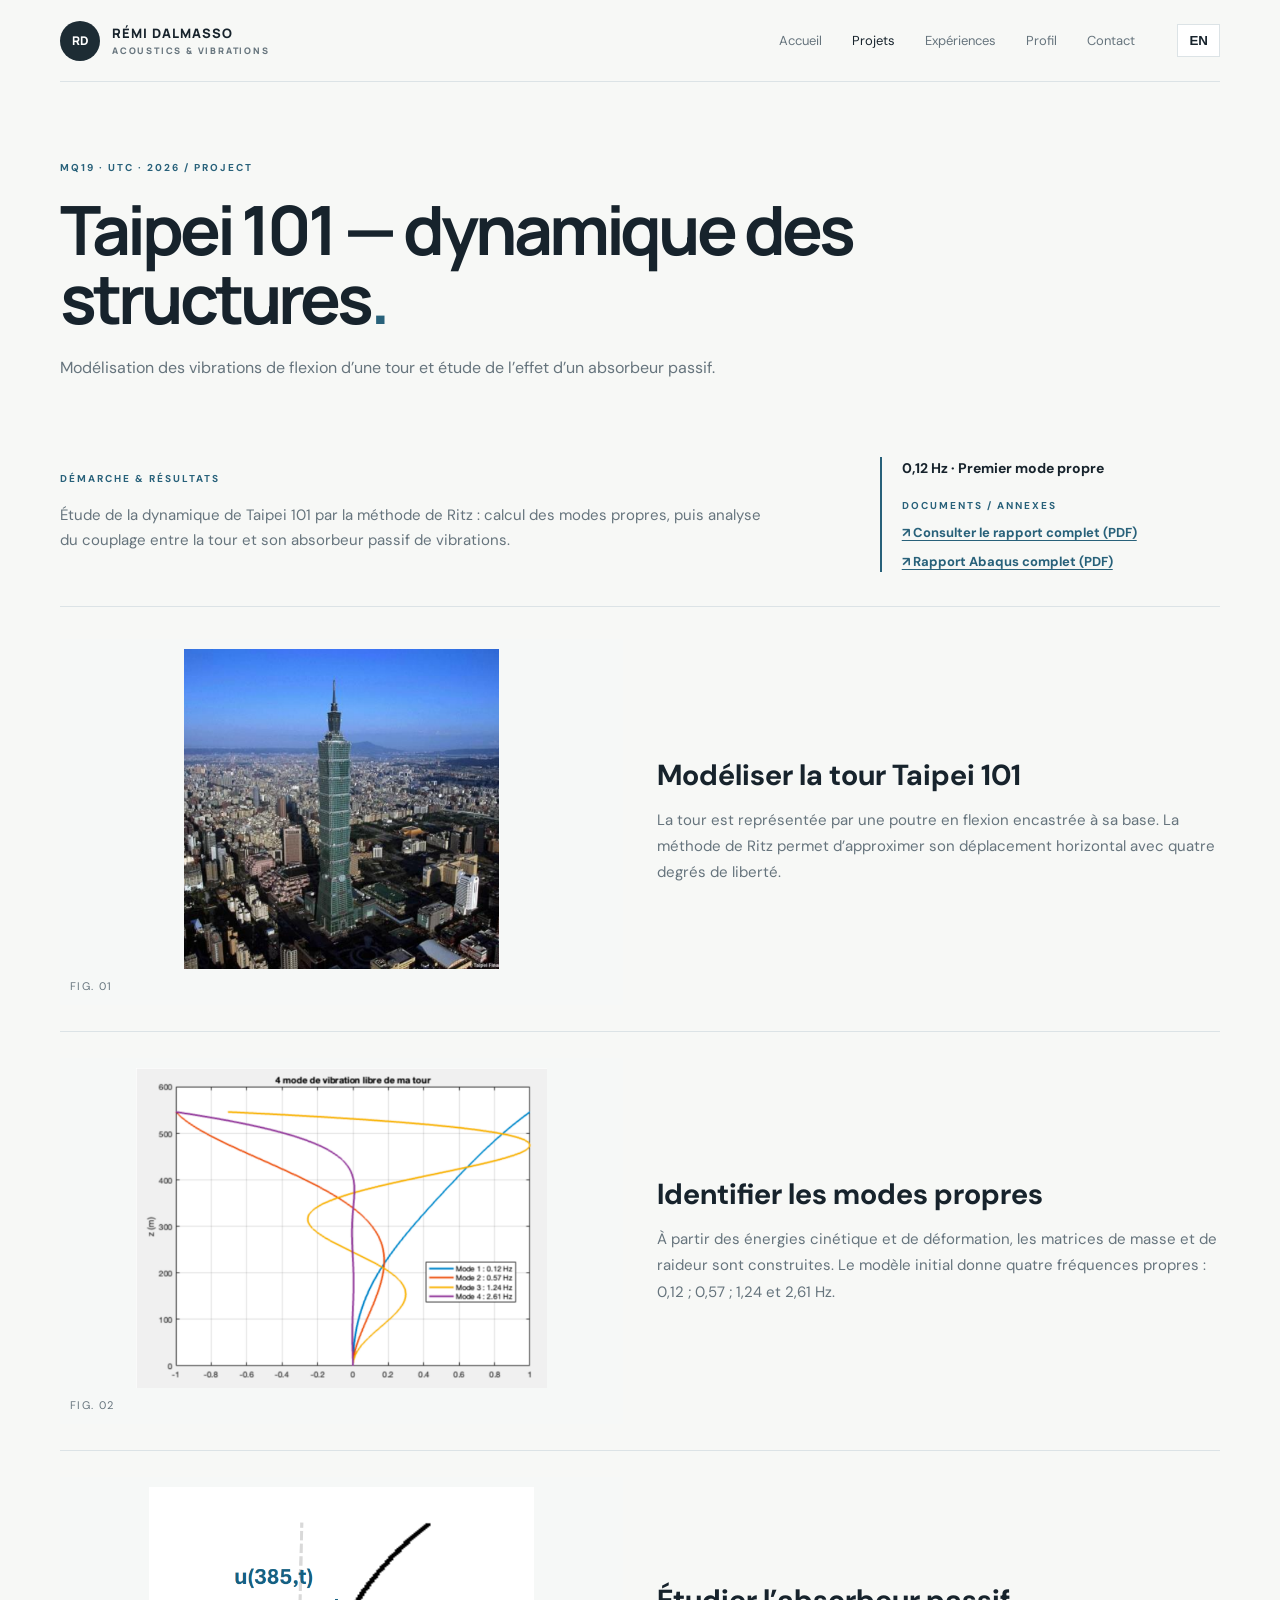
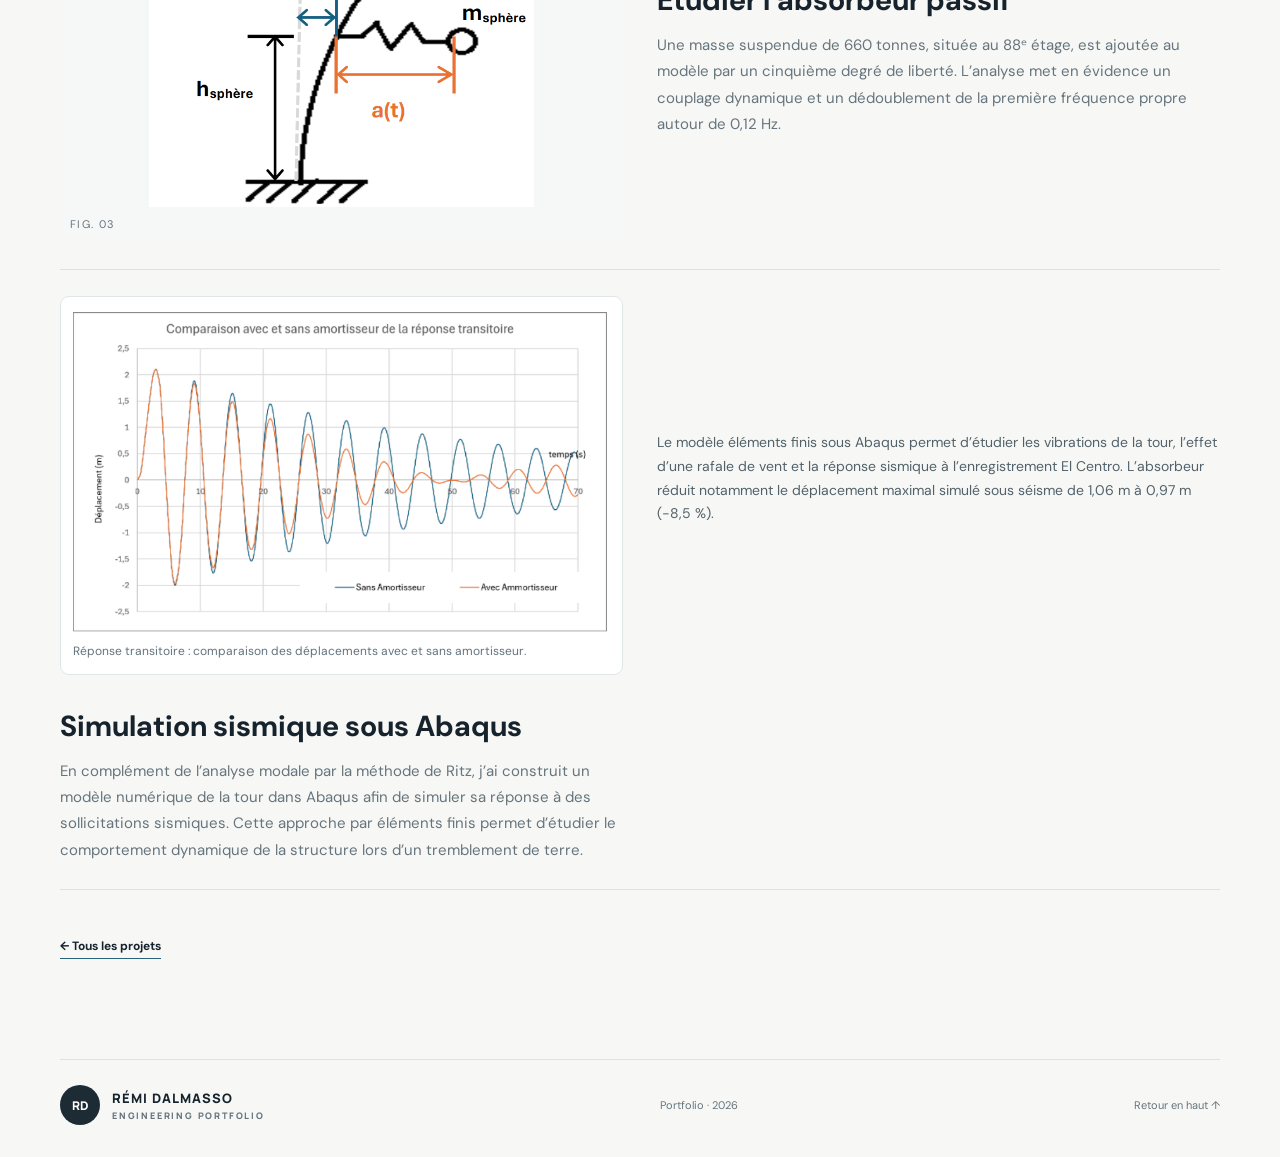
<file: projets/mq19.html>
<!DOCTYPE html>

<html lang="fr"><head><meta charset="utf-8"/><meta content="width=device-width,initial-scale=1" name="viewport"/><meta content="Portfolio de Rémi Dalmasso, acoustique, vibrations et mécanique — UTC" name="description"/><title>Rémi Dalmasso — Portfolio</title><link href="../css/style.css" rel="stylesheet"/><script defer="" src="../js/main.js"></script></head><body><a class="skip-link" href="#contenu">Aller au contenu</a><header class="site-header"><a class="brand" href="../index.html"><span class="brand-mark">RD</span><span class="brand-text">RÉMI DALMASSO<span>ACOUSTICS &amp; VIBRATIONS</span></span></a><button aria-expanded="false" aria-label="Menu" class="menu-toggle">☰</button><nav aria-label="Navigation principale" class="navigation"><a class="" data-i18n="home" href="../index.html">Accueil</a><a class="active" data-i18n="projects" href="../projets.html">Projets</a><a class="" data-i18n="experience" href="../experiences.html">Expériences</a><a class="" data-i18n="profile" href="../profil.html">Profil</a><a class="" data-i18n="contact" href="../contact.html">Contact</a><button class="lang-switch" type="button">EN</button></nav></header><main id="contenu"><section class="page-hero section-shell compact-hero"><p class="eyebrow">MQ19 · UTC · 2026 / PROJECT</p><h1><span data-en="Taipei 101 — structural dynamics" data-fr="Taipei 101 — dynamique des structures">Taipei 101 — dynamique des structures</span><span class="accent">.</span></h1><p><span data-en="Modelled the bending vibrations of a high-rise building and investigated a passive absorber." data-fr="Modélisation des vibrations de flexion d’une tour et étude de l’effet d’un absorbeur passif.">Modélisation des vibrations de flexion d’une tour et étude de l’effet d’un absorbeur passif.</span></p></section><section class="section-shell short-project"><div class="project-summary"><div><p class="eyebrow" data-en="APPROACH &amp; RESULTS" data-fr="DÉMARCHE &amp; RÉSULTATS">DÉMARCHE &amp; RÉSULTATS</p><p data-en="Ritz-method dynamic analysis of Taipei 101: natural mode calculation followed by investigation of coupling between the tower and its passive vibration absorber." data-fr="Étude de la dynamique de Taipei 101 par la méthode de Ritz : calcul des modes propres, puis analyse du couplage entre la tour et son absorbeur passif de vibrations.">Étude de la dynamique de Taipei 101 par la méthode de Ritz : calcul des modes propres, puis analyse du couplage entre la tour et son absorbeur passif de vibrations.</p></div><div class="project-stat">0,12 Hz · <span data-en="First natural mode" data-fr="Premier mode propre">Premier mode propre</span><div class="wolf-quick-links"><p class="eyebrow" data-en="DOCUMENTS / APPENDICES" data-fr="DOCUMENTS / ANNEXES">DOCUMENTS / ANNEXES</p><a data-en="↗ View full report (PDF)" data-fr="↗ Consulter le rapport complet (PDF)" href="../assets/documents/rapport-taipei-101.pdf" rel="noopener noreferrer" target="_blank">↗ Consulter le rapport complet (PDF)</a><a data-en="↗ Full Abaqus report (PDF)" data-fr="↗ Rapport Abaqus complet (PDF)" href="../assets/documents/rapport-taipei-abaqus.pdf" rel="noopener noreferrer" target="_blank">↗ Rapport Abaqus complet (PDF)</a></div></div></div><div class="wolf-story"><article class="wolf-story-row"><figure class="wolf-story-figure"><img alt="Modéliser la tour Taipei 101" loading="lazy" src="../assets/images/mq19-custom-1.png"/><figcaption>FIG. 01</figcaption></figure><div class="wolf-story-copy"><h2 data-en="Modelling Taipei 101" data-fr="Modéliser la tour Taipei 101">Modéliser la tour Taipei 101</h2><p data-en="The tower is represented as a bending beam fixed at its base. The Ritz method approximates horizontal displacement using four degrees of freedom." data-fr="La tour est représentée par une poutre en flexion encastrée à sa base. La méthode de Ritz permet d’approximer son déplacement horizontal avec quatre degrés de liberté.">La tour est représentée par une poutre en flexion encastrée à sa base. La méthode de Ritz permet d’approximer son déplacement horizontal avec quatre degrés de liberté.</p></div></article><article class="wolf-story-row"><figure class="wolf-story-figure"><img alt="Identifier les modes propres" loading="lazy" src="../assets/images/mq19-custom-2.png"/><figcaption>FIG. 02</figcaption></figure><div class="wolf-story-copy"><h2 data-en="Identifying natural modes" data-fr="Identifier les modes propres">Identifier les modes propres</h2><p data-en="Mass and stiffness matrices are derived from kinetic and strain energies. The initial model yields four natural frequencies: 0.12, 0.57, 1.24 and 2.61 Hz." data-fr="À partir des énergies cinétique et de déformation, les matrices de masse et de raideur sont construites. Le modèle initial donne quatre fréquences propres : 0,12 ; 0,57 ; 1,24 et 2,61 Hz.">À partir des énergies cinétique et de déformation, les matrices de masse et de raideur sont construites. Le modèle initial donne quatre fréquences propres : 0,12 ; 0,57 ; 1,24 et 2,61 Hz.</p></div></article><article class="wolf-story-row"><figure class="wolf-story-figure"><img alt="Étudier l’absorbeur passif" loading="lazy" src="../assets/images/mq19-custom-3.png"/><figcaption>FIG. 03</figcaption></figure><div class="wolf-story-copy"><h2 data-en="Studying the passive absorber" data-fr="Étudier l’absorbeur passif">Étudier l’absorbeur passif</h2><p data-en="A 660-ton suspended mass at the 88th floor adds a fifth degree of freedom. The analysis reveals dynamic coupling and a splitting of the first natural frequency near 0.12 Hz." data-fr="Une masse suspendue de 660 tonnes, située au 88ᵉ étage, est ajoutée au modèle par un cinquième degré de liberté. L’analyse met en évidence un couplage dynamique et un dédoublement de la première fréquence propre autour de 0,12 Hz.">Une masse suspendue de 660 tonnes, située au 88ᵉ étage, est ajoutée au modèle par un cinquième degré de liberté. L’analyse met en évidence un couplage dynamique et un dédoublement de la première fréquence propre autour de 0,12 Hz.</p></div></article><article class="wolf-story-row"><figure class="abaqus-result-figure"><img alt="Réponse transitoire de Taipei 101 avec et sans amortisseur" loading="lazy" src="../assets/images/taipei-abaqus-amortisseur.png"/><figcaption data-en="Transient response: displacement comparison with and without the damper." data-fr="Réponse transitoire : comparaison des déplacements avec et sans amortisseur.">Réponse transitoire : comparaison des déplacements avec et sans amortisseur.</figcaption></figure><p class="abaqus-result-note" data-en="The Abaqus finite-element model examines the tower’s vibration modes, wind-gust response and seismic response to the El Centro record. The damper reduces the simulated peak seismic displacement from 1.06 m to 0.97 m (−8.5%)." data-fr="Le modèle éléments finis sous Abaqus permet d’étudier les vibrations de la tour, l’effet d’une rafale de vent et la réponse sismique à l’enregistrement El Centro. L’absorbeur réduit notamment le déplacement maximal simulé sous séisme de 1,06 m à 0,97 m (−8,5 %).">Le modèle éléments finis sous Abaqus permet d’étudier les vibrations de la tour, l’effet d’une rafale de vent et la réponse sismique à l’enregistrement El Centro. L’absorbeur réduit notamment le déplacement maximal simulé sous séisme de 1,06 m à 0,97 m (−8,5 %).</p><div class="wolf-story-copy"><h2 data-en="Earthquake simulation in Abaqus" data-fr="Simulation sismique sous Abaqus">Simulation sismique sous Abaqus</h2><p data-en="In addition to the Ritz-method modal analysis, I built a numerical model of the tower in Abaqus to simulate its response to seismic excitation. This finite-element approach explores the dynamic behaviour of the structure during an earthquake." data-fr="En complément de l’analyse modale par la méthode de Ritz, j’ai construit un modèle numérique de la tour dans Abaqus afin de simuler sa réponse à des sollicitations sismiques. Cette approche par éléments finis permet d’étudier le comportement dynamique de la structure lors d’un tremblement de terre.">En complément de l’analyse modale par la méthode de Ritz, j’ai construit un modèle numérique de la tour dans Abaqus afin de simuler sa réponse à des sollicitations sismiques. Cette approche par éléments finis permet d’étudier le comportement dynamique de la structure lors d’un tremblement de terre.</p></div></article></div><p class="project-back"><a class="text-link" data-en="← All projects" data-fr="← Tous les projets" href="../projets.html">← Tous les projets</a></p></section></main><footer class="site-footer section-shell"><a class="brand" href="../index.html"><span class="brand-mark">RD</span><span class="brand-text">RÉMI DALMASSO<span>ENGINEERING PORTFOLIO</span></span></a><p>Portfolio · <span id="year">2026</span></p><a class="back-top" data-i18n="top" href="#contenu">Retour en haut ↑</a></footer></body></html>
</file>
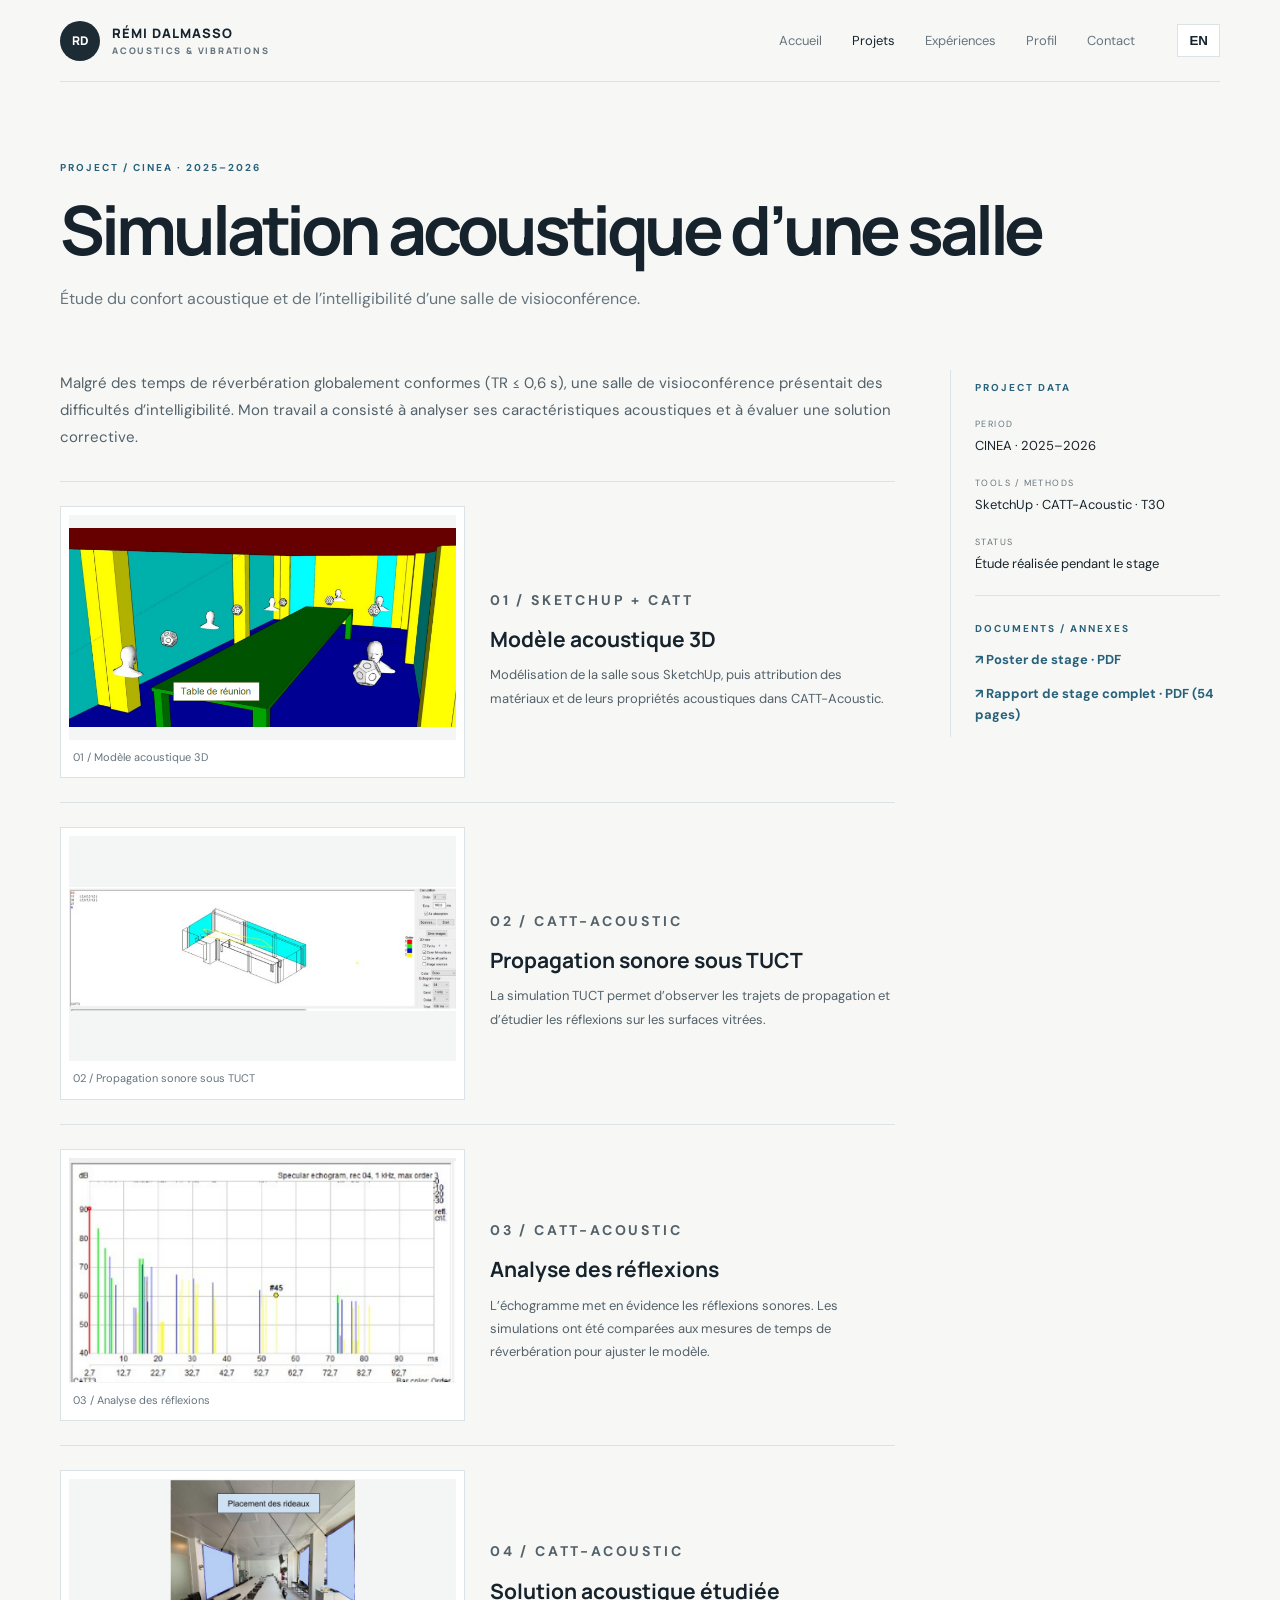
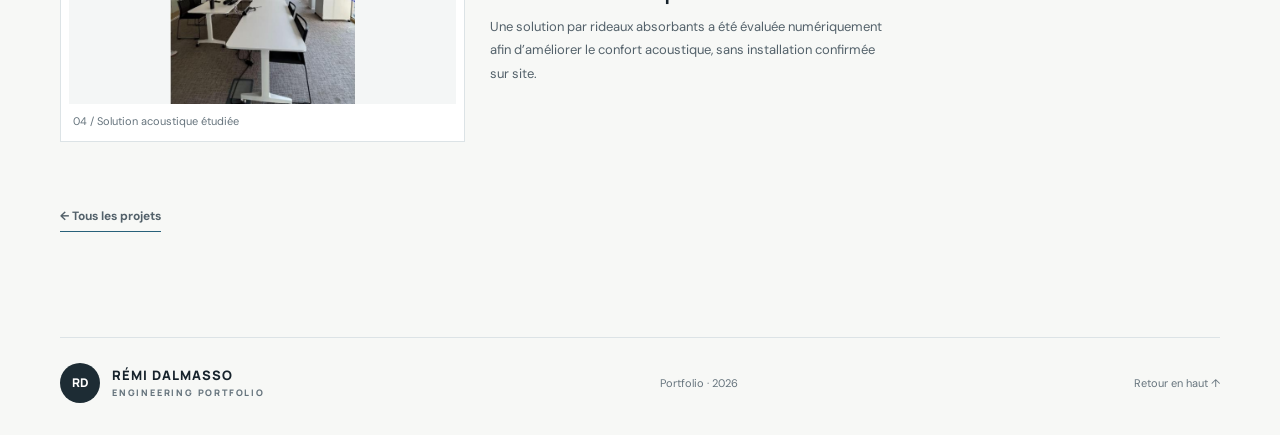
<file: projets/salle.html>
<!DOCTYPE html>

<html lang="fr"><head><meta charset="utf-8"/><meta content="width=device-width,initial-scale=1" name="viewport"/><meta content="Portfolio de Rémi Dalmasso, acoustique, vibrations et mécanique — UTC" name="description"/><title>Rémi Dalmasso — Portfolio</title><link href="../css/style.css" rel="stylesheet"/><script defer="" src="../js/main.js"></script></head><body><a class="skip-link" href="#contenu">Aller au contenu</a><header class="site-header"><a class="brand" href="../index.html"><span class="brand-mark">RD</span><span class="brand-text">RÉMI DALMASSO<span>ACOUSTICS &amp; VIBRATIONS</span></span></a><button aria-expanded="false" aria-label="Menu" class="menu-toggle">☰</button><nav aria-label="Navigation principale" class="navigation"><a class="" data-i18n="home" href="../index.html">Accueil</a><a class="active" data-i18n="projects" href="../projets.html">Projets</a><a class="" data-i18n="experience" href="../experiences.html">Expériences</a><a class="" data-i18n="profile" href="../profil.html">Profil</a><a class="" data-i18n="contact" href="../contact.html">Contact</a><button class="lang-switch" type="button">EN</button></nav></header><main id="contenu"><section class="page-hero section-shell"><p class="eyebrow">PROJECT / CINEA · 2025–2026</p><h1><span data-en="Room acoustic simulation" data-fr="Simulation acoustique d’une salle">Simulation acoustique d’une salle</span></h1><p><span data-en="Acoustic comfort and speech intelligibility study for a video-conference room." data-fr="Étude du confort acoustique et de l’intelligibilité d’une salle de visioconférence.">Étude du confort acoustique et de l’intelligibilité d’une salle de visioconférence.</span></p></section><section class="project-detail section-shell"><article class="detail-main"><p class="room-intro"><span data-en="Despite broadly compliant reverberation times (RT ≤ 0.6 s), a video-conference room presented speech intelligibility issues. My work focused on investigating its acoustic behaviour and evaluating a possible treatment." data-fr="Malgré des temps de réverbération globalement conformes (TR ≤ 0,6 s), une salle de visioconférence présentait des difficultés d’intelligibilité. Mon travail a consisté à analyser ses caractéristiques acoustiques et à évaluer une solution corrective.">Malgré des temps de réverbération globalement conformes (TR ≤ 0,6 s), une salle de visioconférence présentait des difficultés d’intelligibilité. Mon travail a consisté à analyser ses caractéristiques acoustiques et à évaluer une solution corrective.</span></p><section class="room-row"><figure class="room-media"><img alt="Modèle acoustique 3D" loading="lazy" src="../assets/images/salle-1.png"/><figcaption>01 / Modèle acoustique 3D</figcaption></figure><div class="room-copy"><p class="eyebrow">01 / SKETCHUP + CATT</p><h2><span data-en="3D acoustic model" data-fr="Modèle acoustique 3D">Modèle acoustique 3D</span></h2><p><span data-en="The room was modelled in SketchUp, with acoustic materials and absorption properties assigned in CATT-Acoustic." data-fr="Modélisation de la salle sous SketchUp, puis attribution des matériaux et de leurs propriétés acoustiques dans CATT-Acoustic.">Modélisation de la salle sous SketchUp, puis attribution des matériaux et de leurs propriétés acoustiques dans CATT-Acoustic.</span></p></div></section><section class="room-row"><figure class="room-media"><img alt="Propagation sonore sous TUCT" loading="lazy" src="../assets/images/salle-2.png"/><figcaption>02 / Propagation sonore sous TUCT</figcaption></figure><div class="room-copy"><p class="eyebrow">02 / CATT-ACOUSTIC</p><h2><span data-en="Sound propagation in TUCT" data-fr="Propagation sonore sous TUCT">Propagation sonore sous TUCT</span></h2><p><span data-en="TUCT simulations were used to investigate sound paths and reflections, particularly from glazed surfaces." data-fr="La simulation TUCT permet d’observer les trajets de propagation et d’étudier les réflexions sur les surfaces vitrées.">La simulation TUCT permet d’observer les trajets de propagation et d’étudier les réflexions sur les surfaces vitrées.</span></p></div></section><section class="room-row"><figure class="room-media"><img alt="Analyse des réflexions" loading="lazy" src="../assets/images/salle-3.png"/><figcaption>03 / Analyse des réflexions</figcaption></figure><div class="room-copy"><p class="eyebrow">03 / CATT-ACOUSTIC</p><h2><span data-en="Reflection analysis" data-fr="Analyse des réflexions">Analyse des réflexions</span></h2><p><span data-en="The echogram highlights sound reflections. Simulated reverberation times were compared with measurements to refine the model." data-fr="L’échogramme met en évidence les réflexions sonores. Les simulations ont été comparées aux mesures de temps de réverbération pour ajuster le modèle.">L’échogramme met en évidence les réflexions sonores. Les simulations ont été comparées aux mesures de temps de réverbération pour ajuster le modèle.</span></p></div></section><section class="room-row"><figure class="room-media"><img alt="Solution acoustique étudiée" loading="lazy" src="../assets/images/salle-4.png"/><figcaption>04 / Solution acoustique étudiée</figcaption></figure><div class="room-copy"><p class="eyebrow">04 / CATT-ACOUSTIC</p><h2><span data-en="Acoustic treatment investigated" data-fr="Solution acoustique étudiée">Solution acoustique étudiée</span></h2><p><span data-en="Absorptive curtains were evaluated numerically as a potential improvement to acoustic comfort; on-site installation was not confirmed." data-fr="Une solution par rideaux absorbants a été évaluée numériquement afin d’améliorer le confort acoustique, sans installation confirmée sur site.">Une solution par rideaux absorbants a été évaluée numériquement afin d’améliorer le confort acoustique, sans installation confirmée sur site.</span></p></div></section><p class="room-back"><a class="text-link" href="../projets.html"><span data-en="← All projects" data-fr="← Tous les projets">← Tous les projets</span></a></p></article><aside class="detail-sidebar"><p class="eyebrow">PROJECT DATA</p><dl><dt>PERIOD</dt><dd>CINEA · 2025–2026</dd><dt>TOOLS / METHODS</dt><dd>SketchUp · CATT-Acoustic · T30</dd><dt>STATUS</dt><dd><span data-en="Internship project completed" data-fr="Étude réalisée pendant le stage">Étude réalisée pendant le stage</span></dd></dl><div class="room-docs"><p class="eyebrow">DOCUMENTS / ANNEXES</p><a class="room-doc-link" href="../assets/CINEA-poster.pdf" rel="noopener" target="_blank">↗ Poster de stage · PDF</a><a class="room-doc-link" href="../assets/documents/rapport-stage-cinea-remi-dalmasso.pdf" rel="noopener" target="_blank"><span data-en="↗ Full internship report · PDF (54 pages)" data-fr="↗ Rapport de stage complet · PDF (54 pages)">↗ Rapport de stage complet · PDF (54 pages)</span></a></div></aside></section></main><footer class="site-footer section-shell"><a class="brand" href="../index.html"><span class="brand-mark">RD</span><span class="brand-text">RÉMI DALMASSO<span>ENGINEERING PORTFOLIO</span></span></a><p>Portfolio · <span id="year">2026</span></p><a class="back-top" data-i18n="top" href="#contenu">Retour en haut ↑</a></footer></body></html>
</file>
<file: css/style.css>
@import url('https://fonts.googleapis.com/css2?family=DM+Sans:wght@400;500;600;700&family=Manrope:wght@400;500;600;700;800&display=swap');
:root{--ink:#17232c;--muted:#66747d;--line:#dce3e6;--paper:#f7f8f6;--white:#fff;--accent:#28617a;--soft:#e8eeeb;--dark:#1d2c34}*{box-sizing:border-box}html{scroll-behavior:smooth}body{margin:0;background:var(--paper);color:var(--ink);font-family:'DM Sans',sans-serif;line-height:1.65}a{color:inherit}img{max-width:100%;display:block}.section-shell{width:min(1160px,calc(100% - 48px));margin-inline:auto}.site-header{height:82px;display:flex;align-items:center;justify-content:space-between;width:min(1160px,calc(100% - 48px));margin:auto;border-bottom:1px solid var(--line)}.brand{text-decoration:none;display:flex;align-items:center;gap:12px;font:800 13px Manrope,sans-serif;letter-spacing:.08em}.brand-mark{display:grid;place-items:center;width:40px;height:40px;background:var(--dark);color:white;border-radius:50%;font-size:12px;letter-spacing:0}.brand-text span{display:block;color:var(--muted);font-size:9px;letter-spacing:.2em;margin-top:2px}.navigation{display:flex;gap:30px}.navigation a{text-decoration:none;color:var(--muted);font-size:13px}.navigation a:hover,.navigation a.active{color:var(--ink)}.menu-toggle{display:none;background:none;border:0;font-size:24px}.hero{padding:90px 0 76px;display:grid;grid-template-columns:1.15fr .85fr;gap:70px;align-items:center}.eyebrow{font-size:10px;letter-spacing:.2em;font-weight:700;color:var(--accent);text-transform:uppercase}.hero h1,.page-hero h1{font:700 clamp(44px,7vw,82px)/1.02 Manrope,sans-serif;letter-spacing:-.06em;margin:18px 0 22px}.accent{color:var(--accent)}.hero p,.page-hero>p:last-child{max-width:650px;color:var(--muted);font-size:16px}.hero-image{border-radius:8px;overflow:hidden;background:#e6eae7;min-height:330px}.hero-image img{width:100%;height:370px;object-fit:contain;padding:12px}.button{display:inline-flex;align-items:center;gap:16px;padding:13px 18px;text-decoration:none;font-size:12px;font-weight:700;border:1px solid var(--dark);border-radius:3px}.button-dark{background:var(--dark);color:white}.button-light{background:white;color:var(--dark);border-color:white}.text-link{font-size:12px;font-weight:700;text-decoration:none;border-bottom:1px solid var(--accent);padding-bottom:4px}.hero-actions{display:flex;align-items:center;gap:24px;flex-wrap:wrap;margin-top:30px}.section{padding:62px 0}.section-head{display:flex;align-items:end;justify-content:space-between;gap:24px;margin-bottom:28px}.section h2,.section-head h2,.profile-layout h2,.contact-layout h2{font:700 clamp(27px,4vw,42px)/1.15 Manrope,sans-serif;letter-spacing:-.04em;margin:8px 0}.muted{color:var(--muted)}.project-grid{display:grid;grid-template-columns:repeat(3,minmax(0,1fr));gap:18px}.project-card{display:block;text-decoration:none;background:white;border:1px solid var(--line);transition:transform .2s,border-color .2s;overflow:hidden}.project-card:hover{transform:translateY(-3px);border-color:#aeb9bd}.project-card img{width:100%;height:205px;object-fit:contain;padding:10px;background:#e7ece9}.project-card-info{padding:18px;display:flex;justify-content:space-between;gap:10px;align-items:center}.project-card h3{font:700 17px Manrope,sans-serif;margin:0 0 5px}.project-card p{margin:0;font-size:12px;color:var(--muted)}.arrow-circle{display:grid;place-items:center;border:1px solid var(--line);border-radius:50%;width:34px;height:34px;flex:none}.skill-row{display:flex;gap:10px;flex-wrap:wrap;margin-top:22px}.skill{border:1px solid var(--line);background:white;padding:9px 13px;font-size:12px}.cta{background:var(--dark);color:white;padding:34px;display:flex;align-items:center;justify-content:space-between;gap:24px;margin:55px auto}.cta h2{font:700 28px/1.2 Manrope;margin:0}.site-footer{border-top:1px solid var(--line);padding:25px 0 32px;display:flex;align-items:center;justify-content:space-between;gap:20px;font-size:11px;color:var(--muted)}.site-footer .brand{color:var(--ink)}.back-top{text-decoration:none}.page-hero{padding:68px 0 42px}.page-hero h1{font-size:clamp(42px,6vw,68px)}.page-hero>p:last-child{max-width:760px}.filters{display:flex;gap:8px;flex-wrap:wrap;margin:10px 0 26px}.filter-btn{padding:9px 13px;background:transparent;border:1px solid var(--line);font:inherit;font-size:12px;cursor:pointer}.filter-btn.active,.filter-btn:hover{background:var(--dark);color:white;border-color:var(--dark)}.project-detail{display:grid;grid-template-columns:minmax(0,1fr) 270px;gap:55px;padding-bottom:75px}.detail-main h2{font:700 24px Manrope;margin:32px 0 10px}.detail-main p,.detail-main li{font-size:14px;color:#53616a}.detail-main ul{padding-left:20px}.detail-visual{width:100%;max-height:470px;overflow:hidden;background:#e6ebe8;border-radius:5px;margin-bottom:25px}.detail-visual img{width:100%;max-height:470px;object-fit:contain}.detail-sidebar{border-left:1px solid var(--line);padding-left:24px}.detail-sidebar dl{margin:20px 0}.detail-sidebar dt{font-size:9px;letter-spacing:.16em;color:var(--muted);margin-top:20px}.detail-sidebar dd{margin:3px 0;font-size:13px}.download-list{list-style:none;padding:0!important;margin:18px 0}.download-list li{border-top:1px solid var(--line);padding:13px 0;display:flex;justify-content:space-between;gap:14px;align-items:center}.download-list a{font-size:13px;font-weight:700;color:var(--ink);text-decoration:none}.download-list a:hover{color:var(--accent)}.file-note{font-size:11px!important;color:var(--muted)!important}.profile-layout,.contact-layout{display:grid;grid-template-columns:1.2fr .8fr;gap:70px;padding-bottom:75px}.profile-block{border-top:1px solid var(--line);padding:18px 0}.profile-block h3{font:700 15px Manrope;margin:0 0 7px}.profile-block p{font-size:13px;color:var(--muted);margin:0}.cv-panel{background:white;border:1px solid var(--line);padding:28px}.cv-panel h2{font-size:27px}.contact-list{border-top:1px solid var(--line)}.contact-row{display:flex;justify-content:space-between;gap:20px;padding:20px 0;border-bottom:1px solid var(--line);text-decoration:none;font-size:13px}.contact-row span:first-child{color:var(--muted)}.notice{background:#edf0ed;padding:14px 16px;font-size:12px;color:#53616a;margin-top:20px}.experience-banner{display:grid;grid-template-columns:1fr 1fr;gap:36px;align-items:center;margin-bottom:36px}.experience-banner img{width:100%;height:320px;object-fit:contain;padding:12px;background:#e3e8e5;border-radius:5px}.experience-banner h2{font:700 32px Manrope;line-height:1.15}.skip-link{position:absolute;left:-999px}.skip-link:focus{left:10px;top:10px;background:white;padding:10px;z-index:10}@media(max-width:760px){.section-shell,.site-header{width:min(100% - 32px,1160px)}.site-header{height:70px}.menu-toggle{display:block}.navigation{display:none;position:absolute;top:70px;left:0;right:0;padding:20px 24px;background:var(--paper);border-bottom:1px solid var(--line);z-index:5;flex-direction:column;gap:18px}.navigation.open{display:flex}.hero{grid-template-columns:1fr;gap:32px;padding:58px 0}.hero-image{min-height:230px}.hero-image img{height:260px}.project-grid{grid-template-columns:repeat(2,minmax(0,1fr))}.project-card img{height:155px}.project-detail,.profile-layout,.contact-layout,.experience-banner{grid-template-columns:1fr;gap:28px}.detail-sidebar{border-left:0;border-top:1px solid var(--line);padding:20px 0 0}.section-head{align-items:start;flex-direction:column}.cta{align-items:flex-start;flex-direction:column}.site-footer{align-items:flex-start;flex-direction:column}.page-hero{padding-top:50px}}@media(max-width:480px){.project-grid{grid-template-columns:1fr}.project-card img{height:220px}.hero h1{font-size:52px}.contact-row{flex-direction:column;gap:4px}}

/* Ajustements de mise en page — version révisée */
.project-card[hidden]{display:none!important}
.filter-btn{border-radius:3px;transition:background .18s,color .18s,border-color .18s}
.detail-visual{display:flex;align-items:center;justify-content:center;padding:8px;min-height:180px}
.detail-visual img{width:100%;height:auto;max-height:470px;object-fit:contain}
.detail-sidebar{align-self:start}
.sidebar-resources{border-top:1px solid var(--line);margin-top:28px;padding-top:22px;display:flex;flex-direction:column;align-items:stretch;gap:10px}
.sidebar-resources .eyebrow{margin:0 0 5px}
.resource-button{justify-content:center;text-align:center;width:100%;font-size:11px;line-height:1.4;padding:12px 13px}
.button-outline{background:transparent;color:var(--dark);border:1px solid var(--dark)}
.profile-intro{padding-bottom:30px}
.profile-intro .button{margin-top:12px}
.profile-columns{display:grid;grid-template-columns:minmax(0,1fr) minmax(0,1fr);gap:56px;padding-bottom:80px;align-items:start}
.profile-columns h2{font:700 clamp(27px,4vw,38px)/1.15 Manrope,sans-serif;letter-spacing:-.04em;margin:8px 0 26px}
.timeline{list-style:none;margin:0;padding:0 0 0 24px;border-left:1px solid #bdc8c9}
.timeline-item{position:relative;padding:0 0 30px 18px}
.timeline-item:last-child{padding-bottom:0}
.timeline-item:before{content:"";position:absolute;width:10px;height:10px;border-radius:50%;background:var(--accent);left:-30px;top:5px;border:3px solid var(--paper);box-shadow:0 0 0 1px var(--accent)}
.timeline-date{font-size:10px;letter-spacing:.12em;text-transform:uppercase;color:var(--accent);font-weight:700}
.timeline-item h3,.skill-group h3{font:700 15px Manrope,sans-serif;margin:7px 0}
.timeline-item p,.skill-group p{font-size:13px;color:var(--muted);margin:0}
.skills-panel{background:white;border:1px solid var(--line);padding:26px 28px;border-radius:5px}
.skill-group{padding:16px 0;border-top:1px solid var(--line)}
.skill-group:first-of-type{margin-top:4px}
.contact-cards-wrap{display:block;padding-bottom:80px}
.contact-intro{max-width:620px;margin-bottom:28px}
.contact-cards{display:grid;grid-template-columns:repeat(2,minmax(0,1fr));gap:18px}
.contact-card{min-height:155px;display:flex;flex-direction:column;align-items:flex-start;justify-content:space-between;padding:24px;background:white;border:1px solid var(--line);text-decoration:none;transition:transform .18s,border-color .18s}
.contact-card:hover{transform:translateY(-3px);border-color:#aeb9bd}
.contact-card-label{font-size:10px;letter-spacing:.18em;color:var(--accent);font-weight:700}
.contact-card strong{font:700 16px Manrope,sans-serif;overflow-wrap:anywhere}
.contact-card-action{font-size:12px;font-weight:700;border-bottom:1px solid var(--accent);padding-bottom:3px}
.contact-cv-link{margin-top:24px}
@media(max-width:760px){.profile-columns{grid-template-columns:1fr;gap:36px}.contact-cards{grid-template-columns:1fr}.experience-banner img{height:260px}.hero-image img{height:280px}.project-card img{object-fit:contain}}

.lang-switch{border:1px solid var(--line);background:white;padding:8px 11px;cursor:pointer;font-weight:700;color:var(--ink)}.lang-switch:hover{border-color:var(--accent)}.hero-image{display:grid;place-items:center}.hero-image svg{width:100%;height:auto;max-height:360px}.visual-placeholder{background:#e7eceb;min-height:205px;display:grid;place-items:center;position:relative;overflow:hidden}.visual-placeholder svg{width:100%;height:100%;min-height:205px}.visual-placeholder small{position:absolute;bottom:10px;left:12px;font-size:10px;color:#65747b;background:#f7f8f6dd;padding:3px 7px}.project-card .visual-placeholder{height:205px}.project-card .visual-placeholder svg{min-height:0}.tagline{font-size:11px;color:var(--accent);letter-spacing:.12em;text-transform:uppercase}.project-detail .visual-placeholder{min-height:300px}.lang-switch{margin-left:12px}.site-header{gap:14px}.navigation{align-items:center}@media(max-width:760px){.lang-switch{margin-left:0}}
/* Short visual project pages */
.compact-hero{padding-bottom:25px}.compact-hero h1{max-width:1000px}.short-project{padding-bottom:85px}.project-hero-image{background:#e8eeeb;max-height:490px;overflow:hidden;display:flex;justify-content:center}.project-hero-image img{width:100%;max-height:490px;object-fit:contain}.project-summary{display:grid;grid-template-columns:1.6fr .7fr;gap:42px;align-items:center;padding:34px 0;border-bottom:1px solid var(--line)}.project-summary p:not(.eyebrow){max-width:720px;color:var(--muted);font-size:15px}.project-stat{border-left:2px solid var(--accent);padding-left:20px;font-size:14px;font-weight:700}.visual-gallery{display:grid;grid-template-columns:repeat(2,minmax(0,1fr));gap:22px;margin:30px 0 40px}.visual-figure{margin:0;background:#fff;border:1px solid var(--line);padding:10px}.visual-figure img{width:100%;height:300px;object-fit:contain}.visual-figure figcaption{font-size:10px;letter-spacing:.12em;color:var(--muted);padding:8px 4px 3px}.project-annex{display:flex;justify-content:space-between;align-items:center;gap:25px;padding:24px 28px;background:#e9efed}.project-annex p:last-child{font-size:12px;color:var(--muted)}.project-back{margin-top:35px}@media(max-width:760px){.project-summary,.visual-gallery{grid-template-columns:1fr}.visual-figure img{height:auto;max-height:360px}.project-annex{flex-direction:column;align-items:start}.project-stat{border-left:0;border-top:2px solid var(--accent);padding:14px 0 0}}
/* Meeting-room acoustic simulation gallery */
.room-figure{margin:1.4rem 0 1.8rem;background:#f5f7f7;border:1px solid #e1e7e8;border-radius:8px;overflow:hidden}.room-figure img{display:block;width:100%;height:auto;max-height:440px;object-fit:contain}.room-figure figcaption{font-size:.85rem;color:#536770;padding:.65rem 1rem;background:#fff}.detail-main .room-figure:first-child img{max-height:510px}.detail-main .text-link{display:inline-block;margin:1rem 1.4rem 1rem 0}

/* Meeting-room project V4: compact side-by-side visual storytelling */
.room-intro{font-size:15px!important;line-height:1.8;margin:0 0 30px;max-width:850px}
.room-row{display:grid;grid-template-columns:minmax(0,1fr) minmax(0,1fr);gap:25px;align-items:center;padding:24px 0;border-top:1px solid var(--line)}
.room-media{margin:0;min-width:0;background:#fff;border:1px solid var(--line);padding:8px}
.room-media img{width:100%;height:225px;object-fit:contain;background:#f4f6f6}
.room-media figcaption{font-size:11px;color:var(--muted);padding:8px 4px 3px}
.room-copy h2{font:700 21px/1.3 Manrope,sans-serif;margin:10px 0}
.room-copy p:not(.eyebrow){font-size:13px;line-height:1.8;margin:0}
.room-docs{margin-top:20px;border-top:1px solid var(--line);padding-top:15px}
.room-doc-link{display:block;font-size:13px;font-weight:700;color:var(--accent);text-decoration:none;margin:12px 0}
.room-doc-link:hover{text-decoration:underline}
.room-doc-note{font-size:11px;color:var(--muted);line-height:1.5}
.room-back{margin-top:25px}
@media(max-width:760px){.room-row{grid-template-columns:1fr;gap:12px}.room-media img{height:auto;max-height:300px}.room-copy h2{font-size:19px}}

/* Wolf-tone project: concise image-and-text layout */
.wolf-story{display:grid;gap:26px;margin:32px 0 42px}
.wolf-story-row{display:grid;grid-template-columns:minmax(0,1fr) minmax(0,1fr);gap:34px;align-items:center;padding-bottom:26px;border-bottom:1px solid var(--line)}
.wolf-story-figure{margin:0;background:#f6f8f7;padding:10px}
.wolf-story-figure img{display:block;width:100%;max-height:320px;object-fit:contain}
.wolf-story-figure figcaption{padding-top:8px;color:var(--muted);font-size:11px;letter-spacing:.12em}
.wolf-story-copy h2{font-size:clamp(20px,2.3vw,29px);line-height:1.2;margin:0 0 14px}
.wolf-story-copy p{font-size:15px;line-height:1.75;color:var(--muted);margin:0}
.wolf-quick-links{margin-top:18px;font-weight:400}
.wolf-quick-links .eyebrow{margin-bottom:8px;font-size:10px!important}
.wolf-quick-links a{display:inline-block;font-size:13px;color:var(--accent);font-weight:700;text-decoration:underline;text-underline-offset:4px}
@media(max-width:760px){.wolf-story-row{grid-template-columns:1fr;gap:14px}.wolf-story-figure img{max-height:300px}}

.wolf-quick-links a{display:block;margin-top:10px;font-size:13px;line-height:1.45;text-decoration:underline;text-underline-offset:3px}

/* Featured projects: four-image editorial layout */
.featured-grid{grid-template-columns:repeat(2,minmax(0,1fr));gap:24px}
.featured-card{display:grid;grid-template-columns:44% 56%;min-height:255px;border-radius:14px;box-shadow:0 4px 22px rgba(20,38,46,.045);align-items:stretch}
.featured-card>img{width:100%;height:100%;min-height:255px;max-height:290px;object-fit:cover;padding:0;background:#e8edeb}
.featured-card[href$="jardin.html"]>img{object-fit:contain;padding:22px;background:#e7ece9}
.featured-card .project-card-info{padding:23px 25px;display:block;min-width:0}
.featured-copy{display:flex;flex-direction:column;height:100%}
.featured-label{align-self:flex-start;padding:5px 12px;border-radius:24px;background:#e8f0ef;color:#175b64;font-size:11px;margin-bottom:17px}
.featured-card h3{font-size:clamp(17px,1.7vw,23px);line-height:1.2;margin-bottom:12px;letter-spacing:-.025em}
.featured-card p{font-size:13px;line-height:1.6;margin-bottom:18px}
.featured-more{border-top:1px solid var(--line);padding-top:12px;margin-top:auto;color:#185769;font-size:12px;font-weight:700}
@media(max-width:900px){.featured-grid{grid-template-columns:1fr}.featured-card>img{max-height:260px}}
@media(max-width:520px){.featured-card{grid-template-columns:1fr}.featured-card>img{height:220px;min-height:0;max-height:220px}.featured-card .project-card-info{padding:20px}.featured-label{margin-bottom:12px}}

/* Fifth Element: one logo instead of PDF page screenshots */
.fifth-single-logo{margin:0 auto 28px;max-width:430px;display:flex;justify-content:center;align-items:center;background:#e6ebea;border-radius:12px;padding:24px}
.fifth-single-logo img{display:block;width:100%;height:auto;max-height:360px;object-fit:contain}
.fifth-short-copy{display:grid;grid-template-columns:repeat(3,minmax(0,1fr));gap:18px;margin:12px 0 36px}
.fifth-mini-block{padding:18px;border:1px solid #dce3e3;border-radius:10px}
.fifth-mini-block h2{font-size:17px;margin:0 0 8px}
.fifth-mini-block p{font-size:14px;line-height:1.65;color:#52616a;margin:0}
@media(max-width:740px){.fifth-short-copy{grid-template-columns:1fr}}

/* V10: experience logo, streamlined profile and Abaqus project */
.experience-banner .cinea-logo{width:min(100%,250px);height:auto;max-height:220px;object-fit:contain;background:transparent;padding:0;margin:0 auto;border-radius:0}
.profile-columns-single{grid-template-columns:minmax(0,1fr);max-width:850px}
.profile-cv-link{border-top:1px solid var(--line);padding-top:25px;margin-top:15px}
.profile-cv-link .button{margin-top:8px}
.abaqus-visual{min-height:245px;display:flex;flex-direction:column;justify-content:center;align-items:center;gap:12px;background:linear-gradient(145deg,#e9eeed,#d9e3e5);border:1px solid var(--line);text-align:center;padding:25px}
.abaqus-visual strong{font:700 clamp(30px,4vw,50px)/1 Manrope,sans-serif;letter-spacing:-.05em;color:var(--dark)}
.abaqus-visual>span:last-child{font-size:13px;color:var(--muted)}

/* V11 — aligned profile and refined experience page */
.profile-refined{width:min(1040px,calc(100% - 48px));margin:0 auto;padding:22px 0 85px;display:grid;grid-template-columns:minmax(0,1fr) 280px;gap:70px;align-items:start;max-width:none}
.profile-refined .profile-cv-link{background:#fff;border:1px solid var(--line);padding:26px;border-radius:5px;margin-top:26px}
.profile-refined .profile-cv-link .button{margin-top:12px}
.experience-refined{grid-template-columns:220px minmax(0,1fr);gap:58px;background:#fff;border:1px solid var(--line);padding:38px 46px;border-radius:6px;margin-bottom:48px}
.experience-refined .cinea-logo{width:185px;max-width:100%;max-height:190px;margin:auto;object-fit:contain}
.experience-refined h2{font-size:clamp(24px,3vw,34px);margin:12px 0}
.experience-refined p:last-child{max-width:620px}
.experience-details{grid-template-columns:minmax(0,1.2fr) minmax(260px,.8fr);gap:60px}
.experience-details>aside{border-left:1px solid var(--line);padding-left:32px}
.experience-details .skill-row{gap:8px;margin-top:16px}
.experience-details .skill{font-size:12px;padding:8px 11px}
@media(max-width:760px){.profile-refined{width:min(100% - 32px,1040px);grid-template-columns:1fr;gap:22px}.profile-refined .profile-cv-link{margin-top:0}.experience-refined{grid-template-columns:1fr;padding:28px;gap:16px}.experience-refined .cinea-logo{margin:0;width:150px}.experience-details{grid-template-columns:1fr;gap:25px}.experience-details>aside{border-left:0;border-top:1px solid var(--line);padding:22px 0 0}}

/* V12 — bilingual skills panel and Taipei Abaqus results */
.portfolio-skills{padding-top:50px;padding-bottom:85px}
.portfolio-skills h2{margin-bottom:24px}
.skills-three-col{display:grid;grid-template-columns:repeat(3,minmax(0,1fr));gap:28px;background:#fff;border:1px solid #dfe6e9;border-radius:22px;padding:30px}
.skills-column h3{font-size:16px;margin:0 0 16px;font-weight:700}
.skills-chip-list{display:flex;flex-wrap:wrap;gap:9px}
.skills-chip{display:inline-block;border-radius:9px;padding:10px 13px;background:#edf3f8;color:#294d69;font-size:12px;font-weight:650}
.abaqus-result-figure{margin:0;background:#fff;border:1px solid #e0e6e8;padding:12px;border-radius:9px}
.abaqus-result-figure img{display:block;width:100%;height:auto;object-fit:contain}
.abaqus-result-figure figcaption{font-size:12px;color:#63727c;margin-top:9px}
.abaqus-result-note{font-size:14px;line-height:1.7;color:#52616a;margin:16px 0 30px}
@media(max-width:760px){.skills-three-col{grid-template-columns:1fr;padding:22px;gap:25px}}

/* V13 — portrait de présentation */
.hero-portrait{background:#e5e9e8;min-height:0;max-width:365px;width:100%;justify-self:center;border-radius:12px;overflow:hidden}
.hero-portrait img{width:100%;height:440px;object-fit:cover;object-position:center 24%;padding:0}
@media(max-width:760px){.hero-portrait{max-width:310px;justify-self:start}.hero-portrait img{height:360px}}

.contact-card a{color:inherit;text-decoration:none}.contact-card a:hover{text-decoration:underline}
</file>
